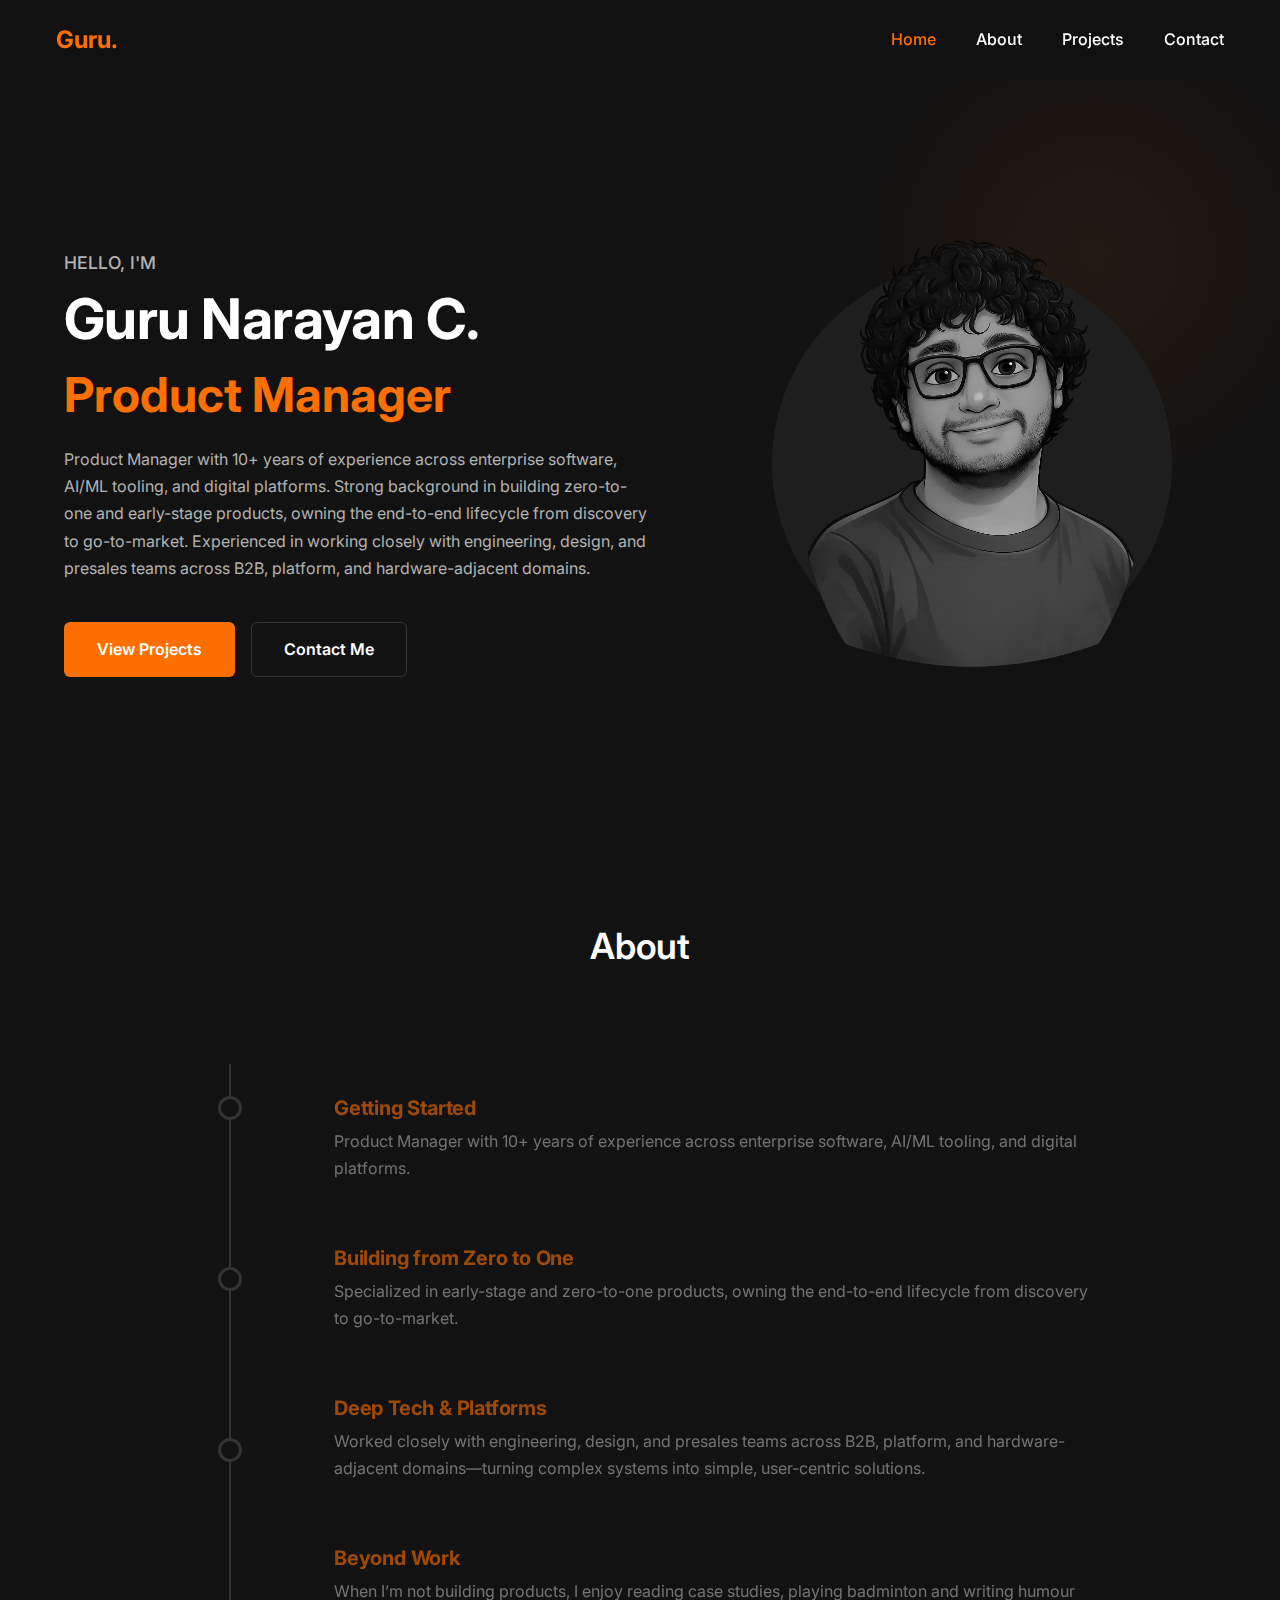
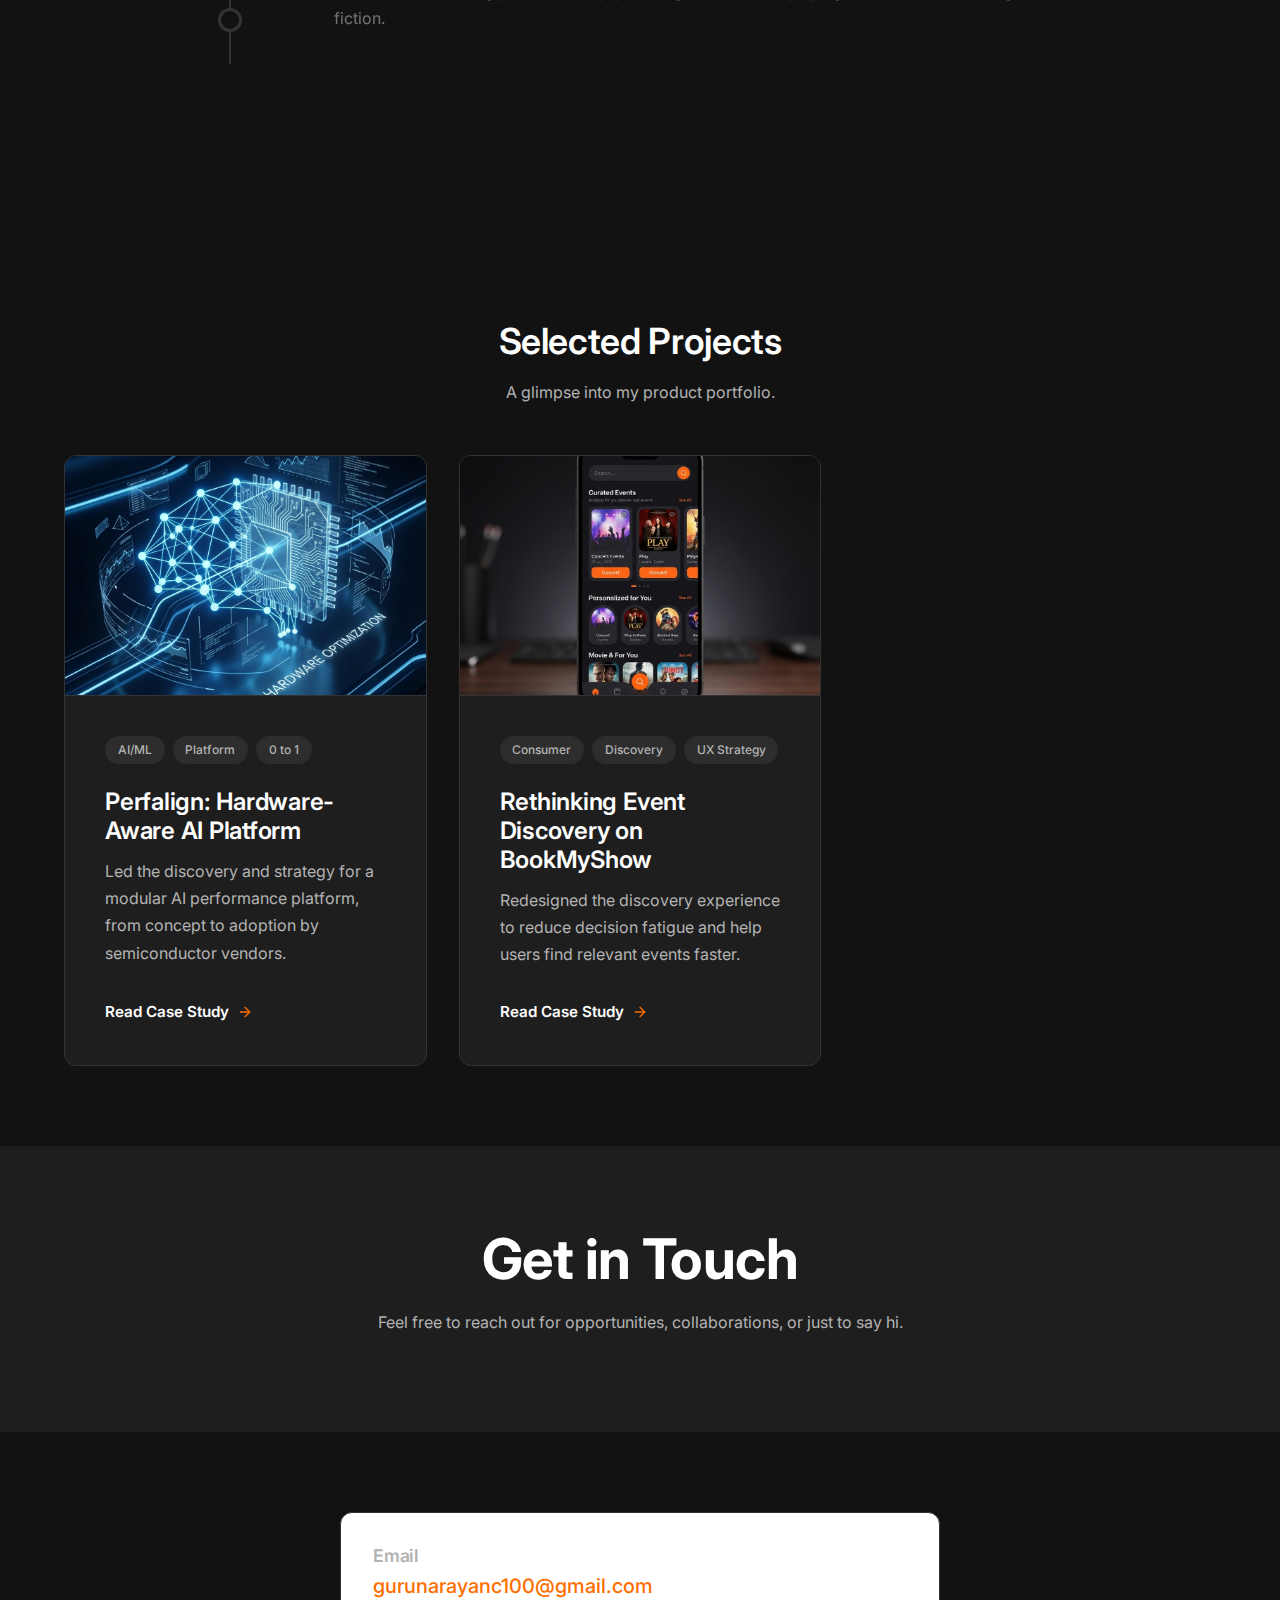
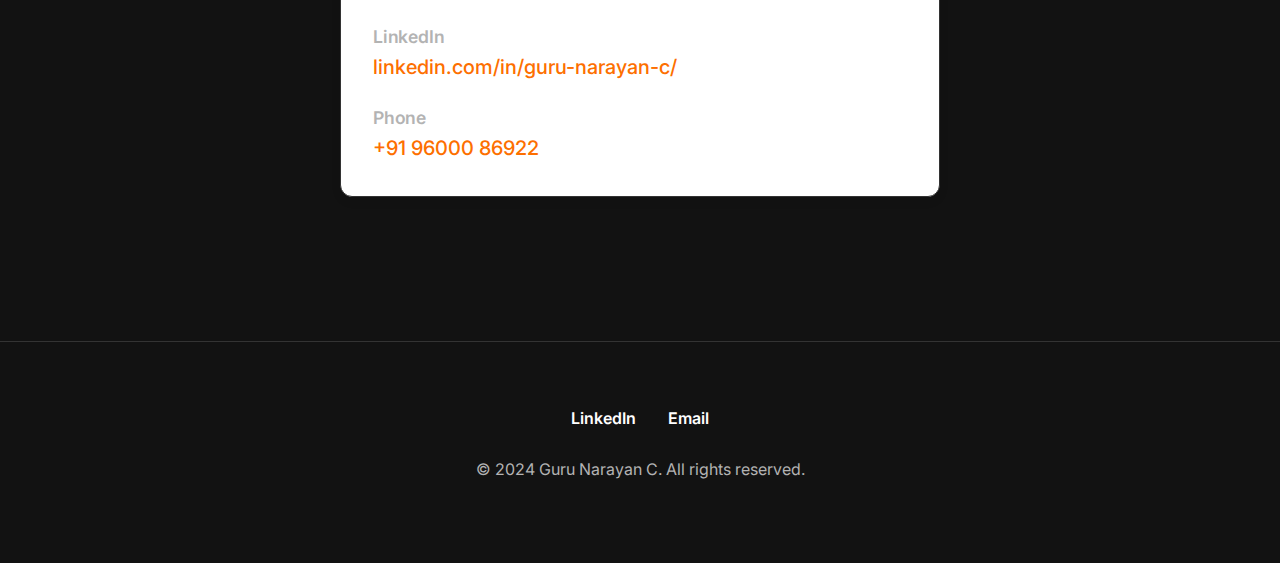
<file: index.html>
<!DOCTYPE html>
<html lang="en">

<head>
    <meta charset="UTF-8">
    <meta name="viewport" content="width=device-width, initial-scale=1.0">
    <title>Guru Narayan C | Product Manager</title>
    <meta name="description"
        content="Portfolio of Guru Narayan C, a Product Manager specializing in Product Discovery and Growth. Building products that solve real problems.">
    <link rel="stylesheet" href="assets/css/style.css">
    <link rel="preconnect" href="https://fonts.googleapis.com">
    <link rel="preconnect" href="https://fonts.gstatic.com" crossorigin>
    <link href="https://fonts.googleapis.com/css2?family=Inter:wght@400;500;600;700&display=swap" rel="stylesheet">
</head>

<body>

    <!-- Navigation -->
    <nav class="navbar">
        <div class="container navbar-container">
            <a href="#home" class="logo">Guru.</a>
            <button class="nav-toggle" id="nav-toggle" aria-label="Toggle navigation" aria-expanded="false">
                <span></span>
                <span></span>
                <span></span>
            </button>
            <ul class="nav-menu" id="nav-menu">
                <li><a href="#home" class="nav-link active">Home</a></li>
                <li><a href="#about" class="nav-link">About</a></li>
                <li><a href="#projects" class="nav-link">Projects</a></li>
                <li><a href="#contact" class="nav-link">Contact</a></li>
            </ul>
        </div>
    </nav>

    <!-- SECTION: HOME (HERO) -->
    <section id="home" class="hero">
        <div class="container">
            <div class="hero-layout">
                <!-- Text Content -->
                <div class="hero-content">
                    <p class="hero-eyebrow">HELLO, I'M</p>
                    <h1>Guru Narayan C.</h1>
                    <p class="hero-role">Product Manager</p>
                    <p>Product Manager with 10+ years of experience across enterprise software, AI/ML tooling, and
                        digital platforms. Strong background in building zero-to-one and early-stage products, owning
                        the end-to-end lifecycle from discovery to go-to-market. Experienced in working closely with
                        engineering, design, and presales teams across B2B, platform, and hardware-adjacent domains.</p>

                    <div class="hero-actions">
                        <a href="#projects" class="btn btn-primary">View Projects</a>
                        <a href="#contact" class="btn btn-secondary">Contact Me</a>
                    </div>
                </div>

                <!-- Profile Image -->
                <div class="hero-image-wrapper">
                    <img src="assets/img/profile-photo.png" alt="Profile photo of Guru Narayan C" class="hero-img">
                </div>
            </div>
        </div>
    </section>

    <!-- SECTION: ABOUT -->
    <section id="about" class="section">
        <div class="container">
            <h2 class="section-title" style="text-align: center; margin-bottom: 4rem;">About</h2>

            <div class="about-journey-container">
                <!-- Left: Timeline dots -->
                <div class="journey-timeline-wrapper">
                    <div class="journey-marker" data-step="1"></div>
                    <div class="journey-marker" data-step="2"></div>
                    <div class="journey-marker" data-step="3"></div>
                    <div class="journey-marker" data-step="4"></div>
                </div>

                <!-- Right: Content blocks -->
                <div class="journey-content-wrapper">
                    <div class="journey-step" data-step="1">
                        <h3>Getting Started</h3>
                        <p>Product Manager with 10+ years of experience across enterprise software, AI/ML tooling, and
                            digital platforms.</p>
                    </div>

                    <div class="journey-step" data-step="2">
                        <h3>Building from Zero to One</h3>
                        <p>Specialized in early-stage and zero-to-one products, owning the end-to-end lifecycle from
                            discovery to go-to-market.</p>
                    </div>

                    <div class="journey-step" data-step="3">
                        <h3>Deep Tech & Platforms</h3>
                        <p>Worked closely with engineering, design, and presales teams across B2B, platform, and
                            hardware-adjacent domains—turning complex systems into simple, user-centric solutions.</p>
                    </div>

                    <div class="journey-step" data-step="4">
                        <h3>Beyond Work</h3>
                        <p>When I’m not building products, I enjoy reading case studies, playing badminton and writing
                            humour fiction.</p>
                    </div>
                </div>
            </div>
        </div>
    </section>

    <!-- SECTION: PROJECTS LIST -->
    <section id="projects" class="section">
        <div class="container">
            <div class="project-header" style="text-align: center; margin-bottom: 3rem;">
                <h2>Selected Projects</h2>
                <p>A glimpse into my product portfolio.</p>
            </div>

            <div class="projects-grid">
                <!-- Project Card: Perfalign -->
                <article class="project-card">
                    <div class="project-image">
                        <img src="assets/img/perfalign-thumb.png" alt="Perfalign AI Performance Platform Thumbnail">
                    </div>
                    <div class="project-card-content">
                        <div class="project-tags">
                            <span class="tag">AI/ML</span>
                            <span class="tag">Platform</span>
                            <span class="tag">0 to 1</span>
                        </div>
                        <h2 class="project-title">Perfalign: Hardware-Aware AI Platform</h2>
                        <p class="project-desc">Led the discovery and strategy for a modular AI performance platform,
                            from concept to adoption by semiconductor vendors.</p>
                        <a href="projects/perfalign.html" class="project-link">
                            Read Case Study
                            <svg width="16" height="16" viewBox="0 0 24 24" fill="none" stroke="currentColor"
                                stroke-width="2" stroke-linecap="round" stroke-linejoin="round">
                                <line x1="5" y1="12" x2="19" y2="12"></line>
                                <polyline points="12 5 19 12 12 19"></polyline>
                            </svg>
                        </a>
                    </div>
                </article>

                <!-- Project Card 1 (BookMyShow) -->
                <article class="project-card">
                    <div class="project-image">
                        <img src="assets/img/bookmyshow-thumb.png" alt="BookMyShow Event Discovery Redesign Thumbnail">
                    </div>
                    <div class="project-card-content">
                        <div class="project-tags">
                            <span class="tag">Consumer</span>
                            <span class="tag">Discovery</span>
                            <span class="tag">UX Strategy</span>
                        </div>
                        <h2 class="project-title">Rethinking Event Discovery on BookMyShow</h2>
                        <p class="project-desc">Redesigned the discovery experience to reduce decision fatigue and help
                            users find relevant events faster.</p>
                        <a href="projects/project-1.html" class="project-link">
                            Read Case Study
                            <svg width="16" height="16" viewBox="0 0 24 24" fill="none" stroke="currentColor"
                                stroke-width="2" stroke-linecap="round" stroke-linejoin="round">
                                <line x1="5" y1="12" x2="19" y2="12"></line>
                                <polyline points="12 5 19 12 12 19"></polyline>
                            </svg>
                        </a>
                    </div>
                </article>
            </div>
        </div>
    </section>


    <!-- SECTION: CONTACT -->
    <section id="contact">
        <!-- Contact Header -->
        <div class="section bg-alt">
            <div class="container">
                <div style="max-width: 800px; margin: 0 auto; text-align: center;">
                    <h1>Get in Touch</h1>
                    <p>Feel free to reach out for opportunities, collaborations, or just to say hi.</p>
                </div>
            </div>
        </div>

        <!-- Contact Details -->
        <div class="section">
            <div class="container">
                <div
                    style="max-width: 600px; margin: 0 auto; background: white; padding: 2rem; border-radius: 12px; border: 1px solid var(--color-border); box-shadow: 0 4px 12px rgba(0,0,0,0.05);">

                    <div style="margin-bottom: 1.5rem;">
                        <h3 style="font-size: 1.1rem; color: var(--color-text-muted); margin-bottom: 0.25rem;">Email
                        </h3>
                        <a href="mailto:gurunarayanc100@gmail.com"
                            style="font-size: 1.25rem; font-weight: 500; color: var(--color-accent);">gurunarayanc100@gmail.com</a>
                    </div>

                    <div style="margin-bottom: 1.5rem;">
                        <h3 style="font-size: 1.1rem; color: var(--color-text-muted); margin-bottom: 0.25rem;">LinkedIn
                        </h3>
                        <a href="https://www.linkedin.com/in/guru-narayan-c/" target="_blank"
                            style="font-size: 1.25rem; font-weight: 500; color: var(--color-accent);">linkedin.com/in/guru-narayan-c/</a>
                    </div>

                    <div>
                        <h3 style="font-size: 1.1rem; color: var(--color-text-muted); margin-bottom: 0.25rem;">Phone
                        </h3>
                        <a href="tel:+919600086922"
                            style="font-size: 1.25rem; font-weight: 500; color: var(--color-accent);">+91 96000
                            86922</a>
                    </div>

                </div>
            </div>
        </div>
    </section>

    <!-- Footer -->
    <footer class="footer">
        <div class="container">
            <div class="social-links">
                <a href="https://www.linkedin.com/in/guru-narayan-c/" target="_blank" aria-label="LinkedIn">LinkedIn</a>
                <a href="mailto:gurunarayanc100@gmail.com" aria-label="Email">Email</a>
            </div>
            <p>&copy; 2024 Guru Narayan C. All rights reserved.</p>
        </div>
    </footer>

    <script src="assets/js/main.js"></script>
</body>

</html>
</file>
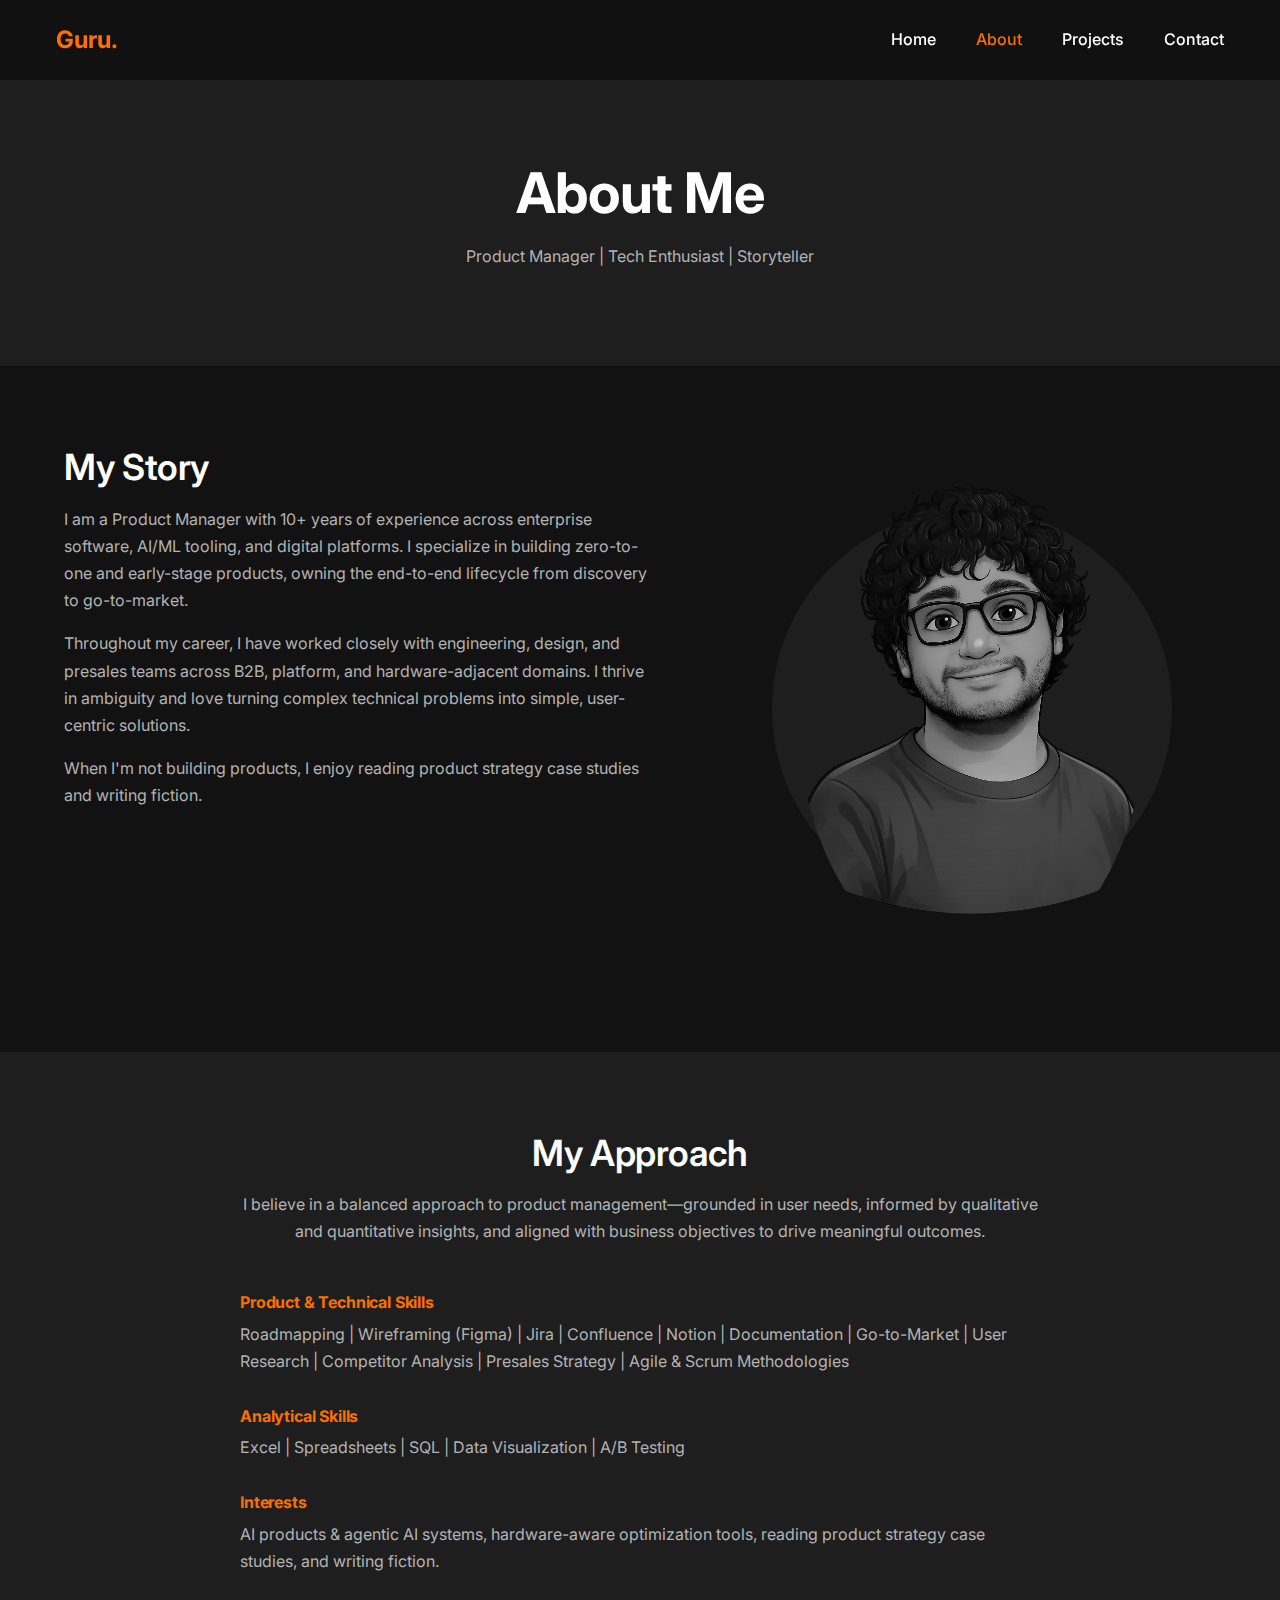
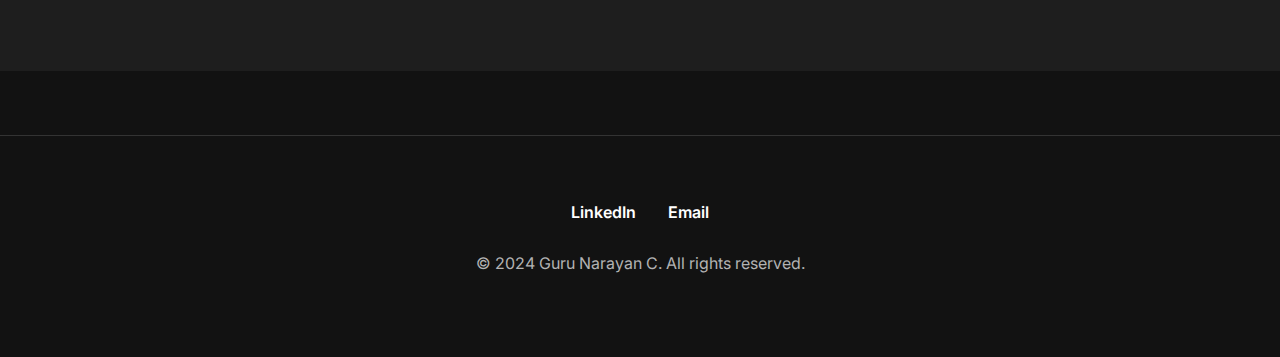
<file: about.html>
<!DOCTYPE html>
<html lang="en">

<head>
    <meta charset="UTF-8">
    <meta name="viewport" content="width=device-width, initial-scale=1.0">
    <title>About Me | Guru Narayan C</title>
    <meta name="description" content="About Guru Narayan C, Product Manager. My approach, skills, and background.">
    <link rel="stylesheet" href="assets/css/style.css">
    <link rel="preconnect" href="https://fonts.googleapis.com">
    <link rel="preconnect" href="https://fonts.gstatic.com" crossorigin>
    <link href="https://fonts.googleapis.com/css2?family=Inter:wght@400;500;600;700&display=swap" rel="stylesheet">
</head>

<body>

    <!-- Navigation -->
    <nav class="navbar">
        <div class="container navbar-container">
            <a href="index.html" class="logo">Guru.</a>
            <button class="nav-toggle" id="nav-toggle" aria-label="Toggle navigation" aria-expanded="false">
                <span></span>
                <span></span>
                <span></span>
            </button>
            <ul class="nav-menu" id="nav-menu">
                <li><a href="index.html" class="nav-link">Home</a></li>
                <li><a href="about.html" class="nav-link active">About</a></li>
                <li><a href="projects.html" class="nav-link">Projects</a></li>
                <li><a href="contact.html" class="nav-link">Contact</a></li>
            </ul>
        </div>
    </nav>

    <!-- Header Section -->
    <section class="section bg-alt">
        <div class="container">
            <div style="max-width: 800px; margin: 0 auto; text-align: center;">
                <h1>About Me</h1>
                <p>Product Manager | Tech Enthusiast | Storyteller</p>
            </div>
        </div>
    </section>

    <!-- Bio Section -->
    <section class="section">
        <div class="container">
            <div class="hero-layout" style="align-items: flex-start;">
                <!-- Text Content -->
                <div class="hero-content">
                    <h2>My Story</h2>
                    <p>I am a Product Manager with 10+ years of experience across enterprise software, AI/ML tooling,
                        and digital platforms. I specialize in building zero-to-one and early-stage products, owning the
                        end-to-end lifecycle from discovery to go-to-market.</p>
                    <p>Throughout my career, I have worked closely with engineering, design, and presales teams across
                        B2B, platform, and hardware-adjacent domains. I thrive in ambiguity and love turning complex
                        technical problems into simple, user-centric solutions.</p>
                    <p>When I'm not building products, I enjoy reading product strategy case studies and writing
                        fiction.</p>
                </div>

                <!-- Profile Image -->
                <div class="hero-image-wrapper">
                    <img src="assets/img/profile-photo.png" alt="Profile photo of Guru Narayan C" class="hero-img">
                </div>
            </div>
        </div>
    </section>

    <!-- Approach & Skills Section (Migrated) -->
    <section class="section bg-alt">
        <div class="container">
            <div style="max-width: 800px; margin: 0 auto;">
                <h2 style="text-align: center;">My Approach</h2>
                <p style="text-align: center;">I believe in a balanced approach to product management—grounded in user
                    needs, informed by qualitative and quantitative insights, and aligned with business objectives to
                    drive meaningful outcomes.</p>

                <div style="margin-top: 3rem; text-align: left;">
                    <div style="margin-bottom: 2rem;">
                        <h4 style="margin-bottom: 0.5rem; color: var(--color-accent);">Product & Technical Skills</h4>
                        <p>Roadmapping | Wireframing (Figma) | Jira | Confluence | Notion | Documentation | Go-to-Market
                            | User Research | Competitor Analysis | Presales Strategy | Agile & Scrum Methodologies</p>
                    </div>

                    <div style="margin-bottom: 2rem;">
                        <h4 style="margin-bottom: 0.5rem; color: var(--color-accent);">Analytical Skills</h4>
                        <p>Excel | Spreadsheets | SQL | Data Visualization | A/B Testing</p>
                    </div>

                    <div>
                        <h4 style="margin-bottom: 0.5rem; color: var(--color-accent);">Interests</h4>
                        <p>AI products & agentic AI systems, hardware-aware optimization tools, reading product strategy
                            case studies, and writing fiction.</p>
                    </div>
                </div>
            </div>
        </div>
    </section>

    <!-- Footer -->
    <footer class="footer">
        <div class="container">
            <div class="social-links">
                <a href="https://www.linkedin.com/in/guru-narayan-c/" target="_blank" aria-label="LinkedIn">LinkedIn</a>
                <a href="mailto:gurunarayanc100@gmail.com" aria-label="Email">Email</a>
            </div>
            <p>&copy; 2024 Guru Narayan C. All rights reserved.</p>
        </div>
    </footer>

    <script src="assets/js/main.js"></script>
</body>

</html>
</file>
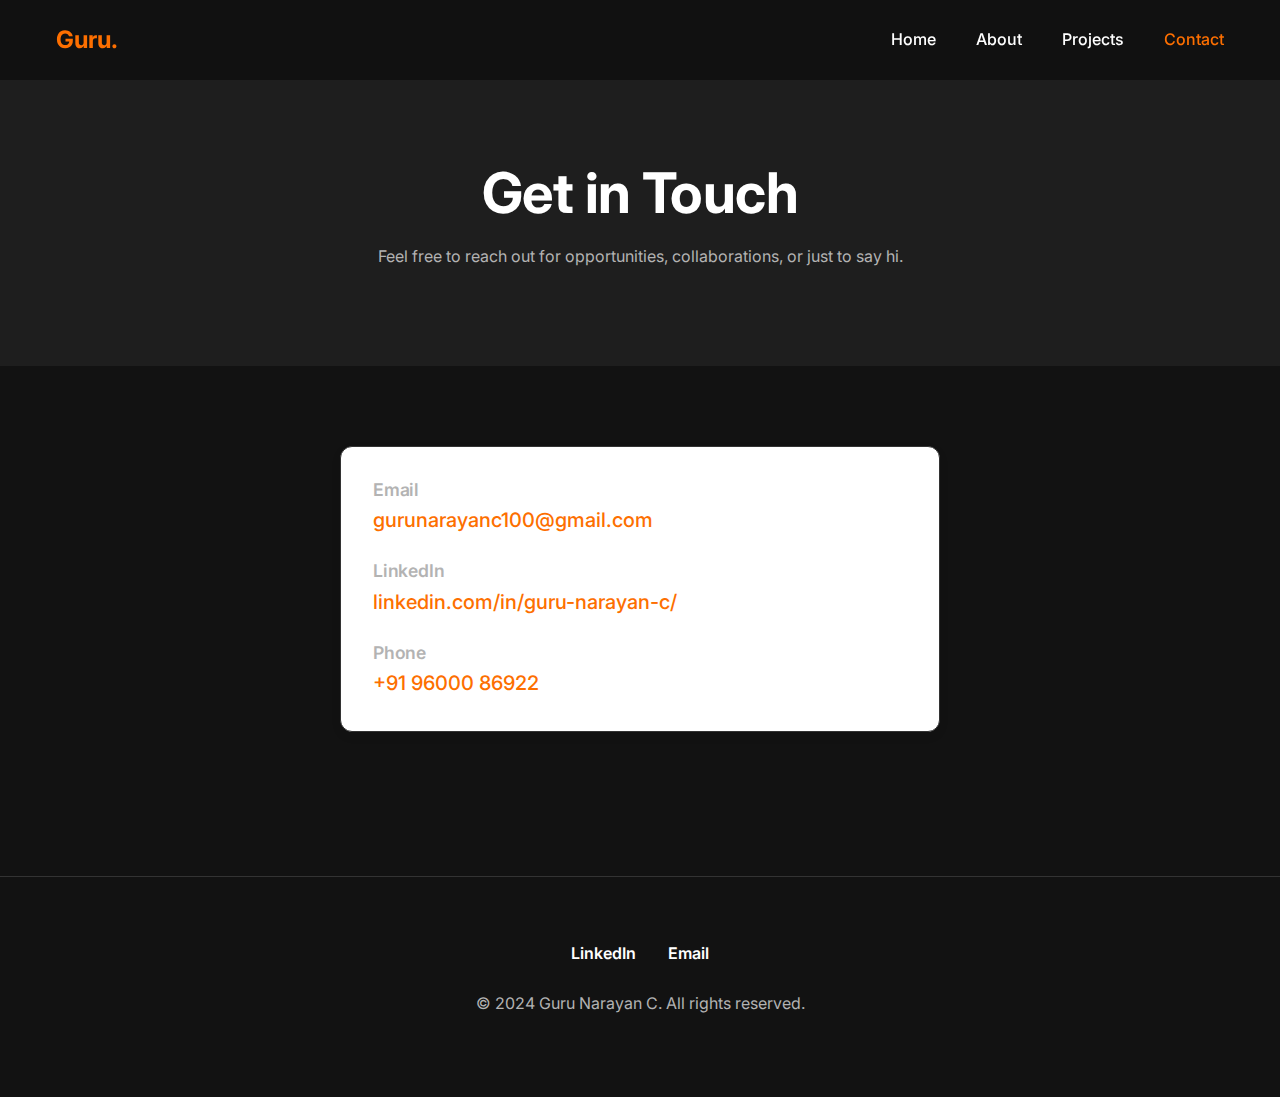
<file: contact.html>
<!DOCTYPE html>
<html lang="en">

<head>
    <meta charset="UTF-8">
    <meta name="viewport" content="width=device-width, initial-scale=1.0">
    <title>Contact | Guru Narayan C</title>
    <meta name="description" content="Contact Guru Narayan C, Product Manager.">
    <link rel="stylesheet" href="assets/css/style.css">
    <link rel="preconnect" href="https://fonts.googleapis.com">
    <link rel="preconnect" href="https://fonts.gstatic.com" crossorigin>
    <link href="https://fonts.googleapis.com/css2?family=Inter:wght@400;500;600;700&display=swap" rel="stylesheet">
</head>

<body>

    <!-- Navigation -->
    <nav class="navbar">
        <div class="container navbar-container">
            <a href="index.html" class="logo">Guru.</a>
            <button class="nav-toggle" id="nav-toggle" aria-label="Toggle navigation" aria-expanded="false">
                <span></span>
                <span></span>
                <span></span>
            </button>
            <ul class="nav-menu" id="nav-menu">
                <li><a href="index.html" class="nav-link">Home</a></li>
                <li><a href="about.html" class="nav-link">About</a></li>
                <li><a href="projects.html" class="nav-link">Projects</a></li>
                <li><a href="contact.html" class="nav-link active">Contact</a></li>
            </ul>
        </div>
    </nav>

    <!-- Header Section -->
    <section class="section bg-alt">
        <div class="container">
            <div style="max-width: 800px; margin: 0 auto; text-align: center;">
                <h1>Get in Touch</h1>
                <p>Feel free to reach out for opportunities, collaborations, or just to say hi.</p>
            </div>
        </div>
    </section>

    <!-- Contact Details -->
    <section class="section">
        <div class="container">
            <div
                style="max-width: 600px; margin: 0 auto; background: white; padding: 2rem; border-radius: 12px; border: 1px solid var(--color-border); box-shadow: 0 4px 12px rgba(0,0,0,0.05);">

                <div style="margin-bottom: 1.5rem;">
                    <h3 style="font-size: 1.1rem; color: var(--color-text-muted); margin-bottom: 0.25rem;">Email</h3>
                    <a href="mailto:gurunarayanc100@gmail.com"
                        style="font-size: 1.25rem; font-weight: 500; color: var(--color-accent);">gurunarayanc100@gmail.com</a>
                </div>

                <div style="margin-bottom: 1.5rem;">
                    <h3 style="font-size: 1.1rem; color: var(--color-text-muted); margin-bottom: 0.25rem;">LinkedIn</h3>
                    <a href="https://www.linkedin.com/in/guru-narayan-c/" target="_blank"
                        style="font-size: 1.25rem; font-weight: 500; color: var(--color-accent);">linkedin.com/in/guru-narayan-c/</a>
                </div>

                <div>
                    <h3 style="font-size: 1.1rem; color: var(--color-text-muted); margin-bottom: 0.25rem;">Phone</h3>
                    <a href="tel:+919600086922"
                        style="font-size: 1.25rem; font-weight: 500; color: var(--color-accent);">+91 96000 86922</a>
                </div>

            </div>
        </div>
    </section>

    <!-- Footer -->
    <footer class="footer">
        <div class="container">
            <div class="social-links">
                <a href="https://www.linkedin.com/in/guru-narayan-c/" target="_blank" aria-label="LinkedIn">LinkedIn</a>
                <a href="mailto:gurunarayanc100@gmail.com" aria-label="Email">Email</a>
            </div>
            <p>&copy; 2024 Guru Narayan C. All rights reserved.</p>
        </div>
    </footer>

    <script src="assets/js/main.js"></script>
</body>

</html>
</file>
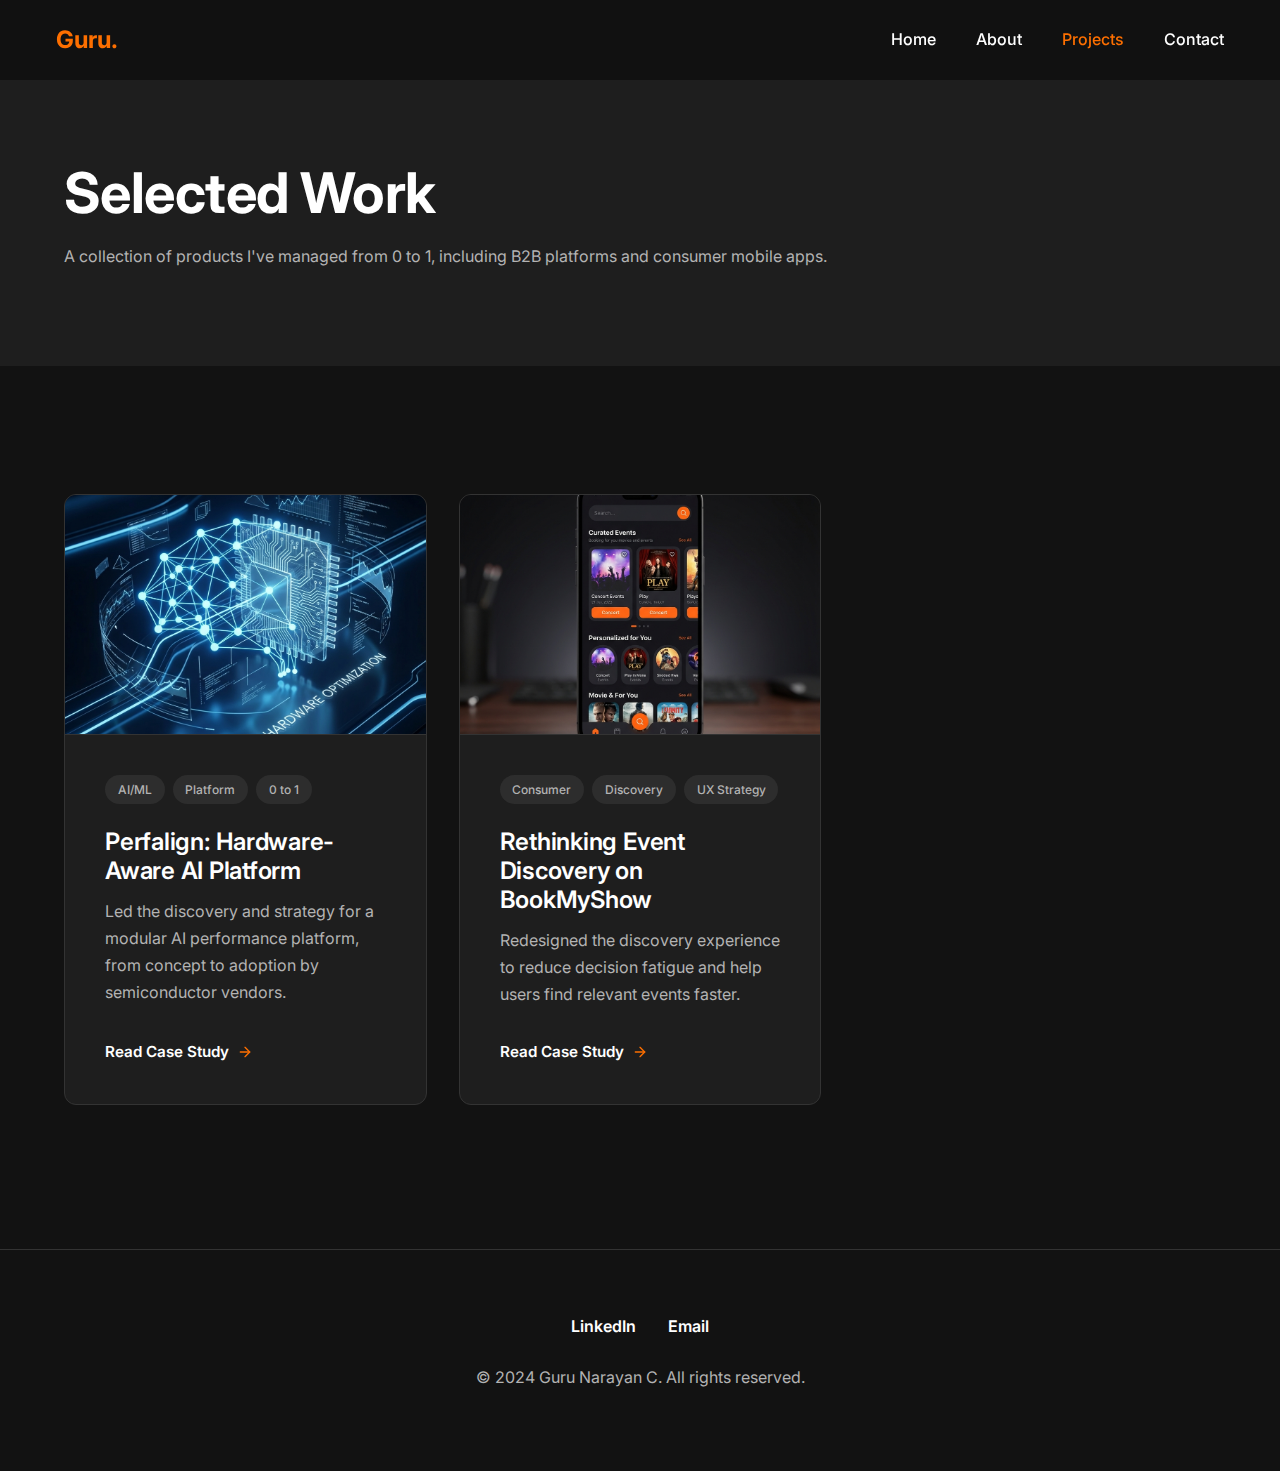
<file: projects.html>
<!DOCTYPE html>
<html lang="en">

<head>
    <meta charset="UTF-8">
    <meta name="viewport" content="width=device-width, initial-scale=1.0">
    <title>Projects | Product Manager Portfolio</title>
    <meta name="description" content="Case studies and product work by Guru Narayan C, Product Manager.">
    <link rel="stylesheet" href="assets/css/style.css">
    <link rel="preconnect" href="https://fonts.googleapis.com">
    <link rel="preconnect" href="https://fonts.gstatic.com" crossorigin>
    <link href="https://fonts.googleapis.com/css2?family=Inter:wght@400;500;600;700&display=swap" rel="stylesheet">
</head>

<body>

    <!-- Navigation -->
    <nav class="navbar">
        <div class="container navbar-container">
            <a href="index.html" class="logo">Guru.</a>
            <button class="nav-toggle" id="nav-toggle" aria-label="Toggle navigation" aria-expanded="false">
                <span></span>
                <span></span>
                <span></span>
            </button>
            <ul class="nav-menu" id="nav-menu">
                <li><a href="index.html" class="nav-link">Home</a></li>
                <li><a href="about.html" class="nav-link">About</a></li>
                <li><a href="projects.html" class="nav-link active">Projects</a></li>
                <li><a href="contact.html" class="nav-link">Contact</a></li>
            </ul>
        </div>
    </nav>

    <!-- Header Section -->
    <section class="section bg-alt">
        <div class="container">
            <div class="project-header" style="text-align: left; margin: 0;">
                <h1>Selected Work</h1>
                <p>A collection of products I've managed from 0 to 1, including B2B platforms and consumer mobile apps.
                </p>
            </div>
        </div>
    </section>

    <!-- Projects Grid Section -->
    <section class="section">
        <div class="container">
            <div class="projects-grid">

                <!-- Project Card: Perfalign -->
                <article class="project-card">
                    <div class="project-image">
                        <img src="assets/img/perfalign-thumb.png" alt="Perfalign AI Performance Platform Thumbnail">
                    </div>
                    <div class="project-card-content">
                        <div class="project-tags">
                            <span class="tag">AI/ML</span>
                            <span class="tag">Platform</span>
                            <span class="tag">0 to 1</span>
                        </div>
                        <h2 class="project-title">Perfalign: Hardware-Aware AI Platform</h2>
                        <p class="project-desc">Led the discovery and strategy for a modular AI performance platform,
                            from concept to adoption by semiconductor vendors.</p>
                        <a href="projects/perfalign.html" class="project-link">
                            Read Case Study
                            <svg width="16" height="16" viewBox="0 0 24 24" fill="none" stroke="currentColor"
                                stroke-width="2" stroke-linecap="round" stroke-linejoin="round">
                                <line x1="5" y1="12" x2="19" y2="12"></line>
                                <polyline points="12 5 19 12 12 19"></polyline>
                            </svg>
                        </a>
                    </div>
                </article>

                <!-- Project Card 1 (BookMyShow) -->
                <article class="project-card">
                    <div class="project-image">
                        <img src="assets/img/bookmyshow-thumb.png" alt="BookMyShow Event Discovery Redesign Thumbnail">
                    </div>
                    <div class="project-card-content">
                        <div class="project-tags">
                            <span class="tag">Consumer</span>
                            <span class="tag">Discovery</span>
                            <span class="tag">UX Strategy</span>
                        </div>
                        <h2 class="project-title">Rethinking Event Discovery on BookMyShow</h2>
                        <p class="project-desc">Redesigned the discovery experience to reduce decision fatigue and help
                            users find relevant events faster.</p>
                        <a href="projects/project-1.html" class="project-link">
                            Read Case Study
                            <svg width="16" height="16" viewBox="0 0 24 24" fill="none" stroke="currentColor"
                                stroke-width="2" stroke-linecap="round" stroke-linejoin="round">
                                <line x1="5" y1="12" x2="19" y2="12"></line>
                                <polyline points="12 5 19 12 12 19"></polyline>
                            </svg>
                        </a>
                    </div>
                </article>

            </div>
        </div>
    </section>

    <!-- Footer -->
    <footer class="footer">
        <div class="container">
            <div class="social-links">
                <a href="https://www.linkedin.com/in/guru-narayan-c/" target="_blank" aria-label="LinkedIn">LinkedIn</a>
                <a href="mailto:gurunarayanc100@gmail.com" aria-label="Email">Email</a>
            </div>
            <p>&copy; 2024 Guru Narayan C. All rights reserved.</p>
        </div>
    </footer>

    <script src="assets/js/main.js"></script>
</body>

</html>
</file>
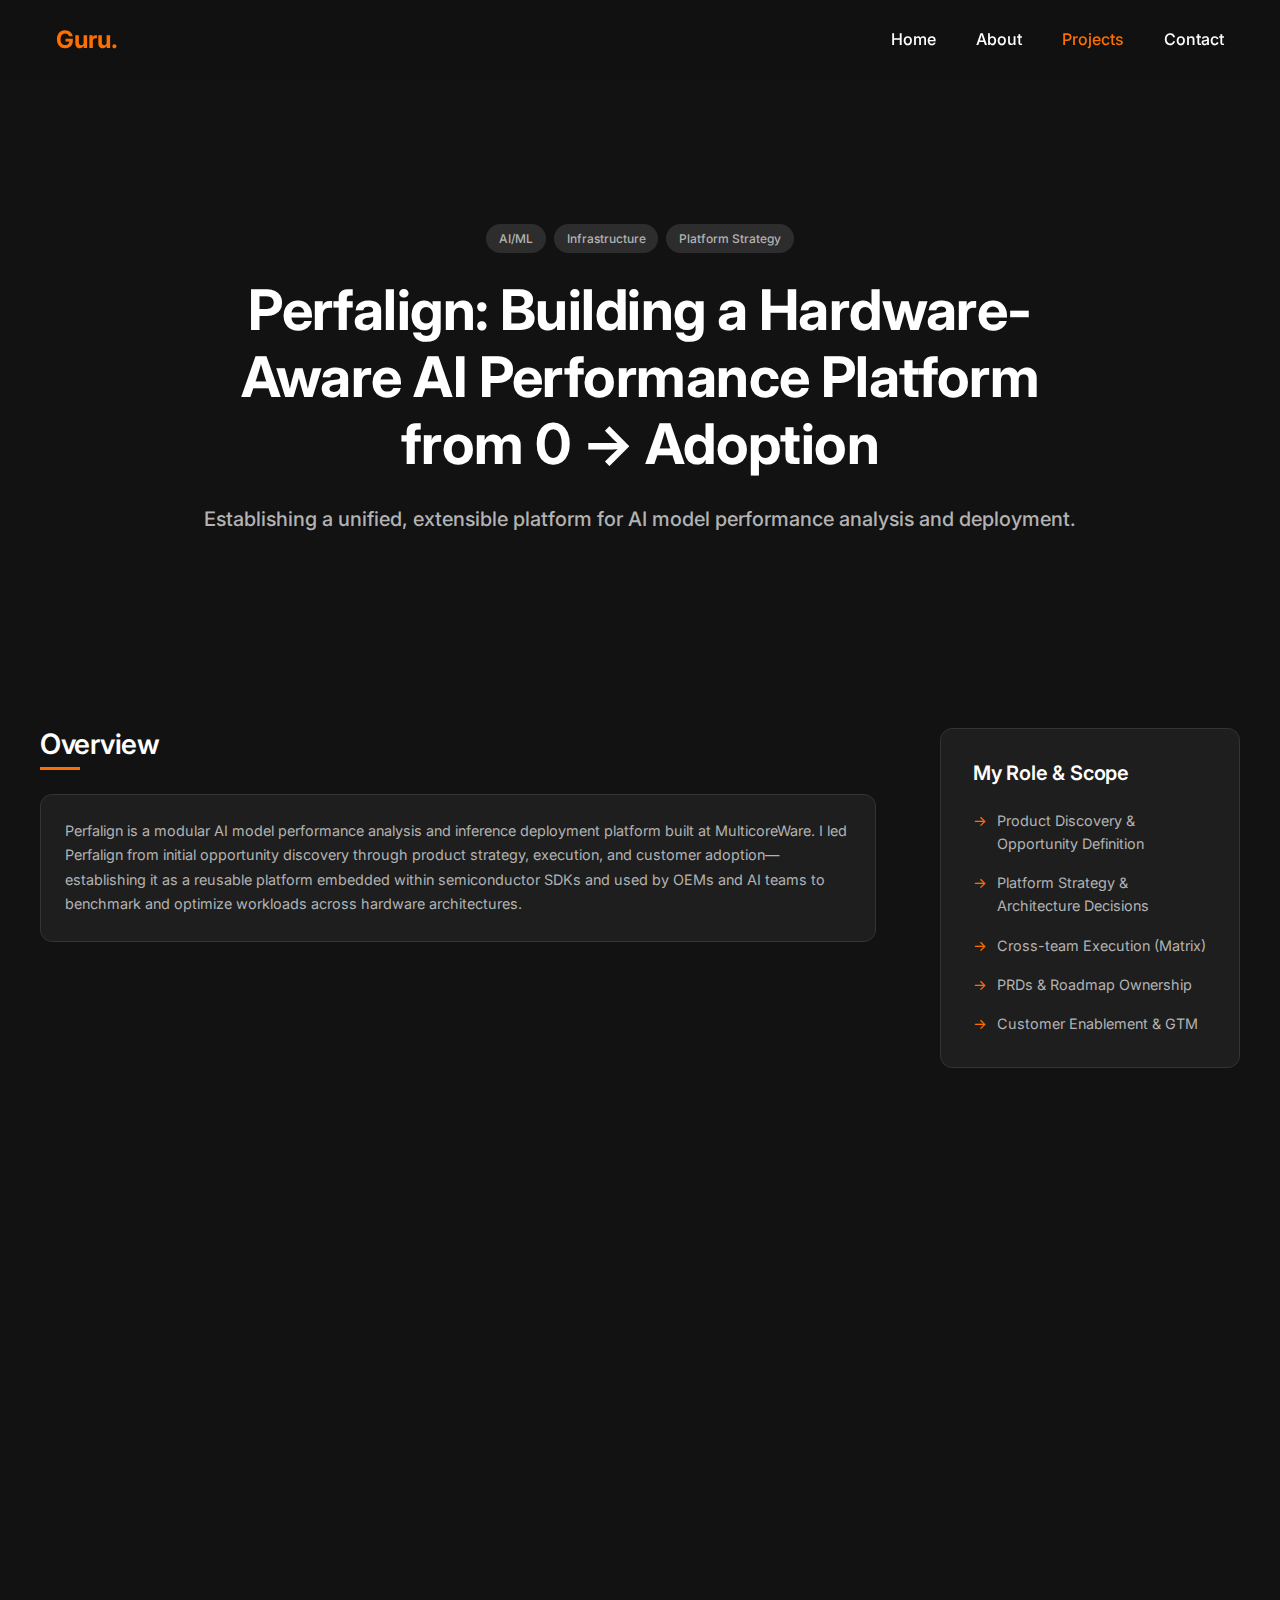
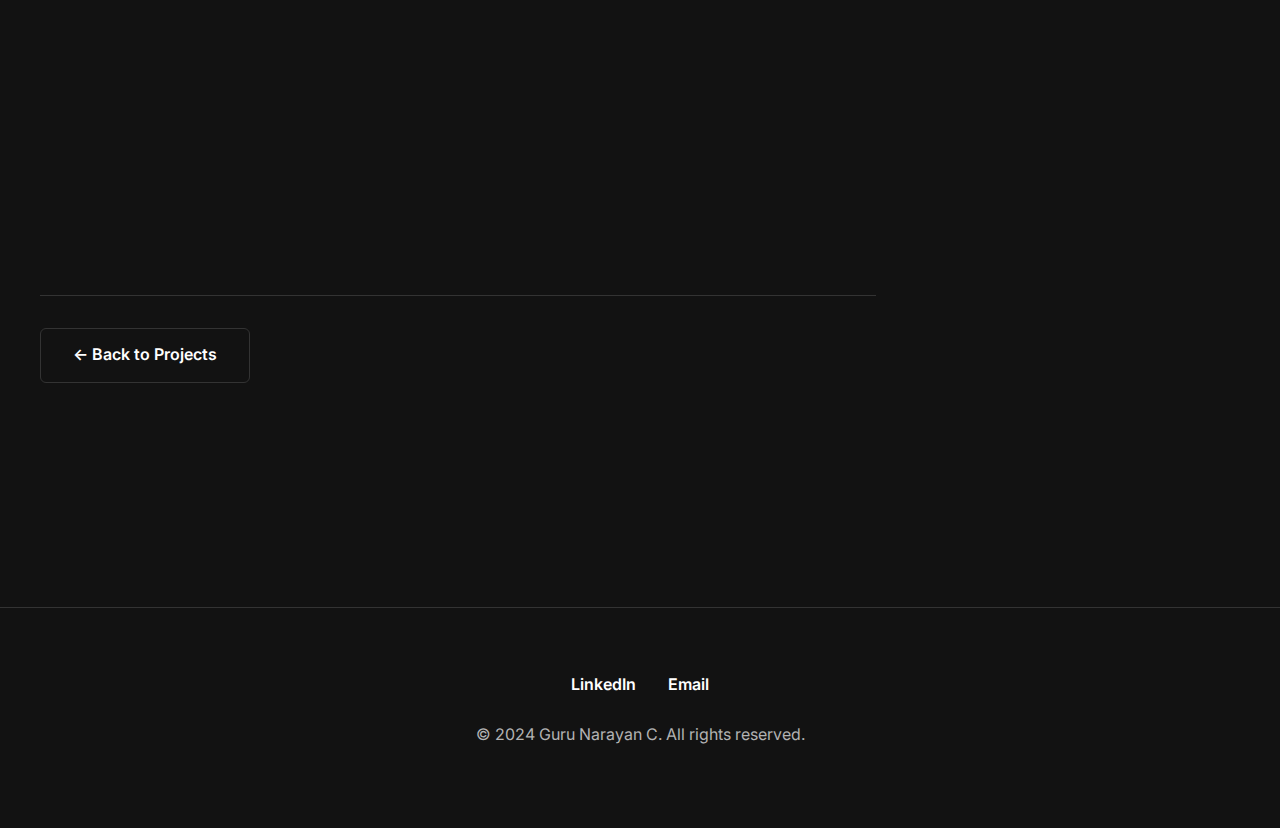
<file: projects/perfalign.html>
<!DOCTYPE html>
<html lang="en">

<head>
    <meta charset="UTF-8">
    <meta name="viewport" content="width=device-width, initial-scale=1.0">
    <title>Perfalign | Hardware-Aware AI Platform Case Study</title>
    <meta name="description"
        content="Case study: Building a hardware-aware AI performance platform from 0 to adoption.">
    <link rel="stylesheet" href="../assets/css/style.css">
    <link rel="preconnect" href="https://fonts.googleapis.com">
    <link rel="preconnect" href="https://fonts.gstatic.com" crossorigin>
    <link href="https://fonts.googleapis.com/css2?family=Inter:wght@400;500;600;700&display=swap" rel="stylesheet">
</head>

<body>

    <!-- Navigation -->
    <nav class="navbar">
        <div class="container navbar-container">
            <a href="../index.html#home" class="logo">Guru.</a>
            <button class="nav-toggle" id="nav-toggle" aria-label="Toggle navigation">
                <span></span>
                <span></span>
                <span></span>
            </button>
            <ul class="nav-menu" id="nav-menu">
                <li><a href="../index.html#home" class="nav-link">Home</a></li>
                <li><a href="../index.html#about" class="nav-link">About</a></li>
                <li><a href="../index.html#projects" class="nav-link active">Projects</a></li>
                <li><a href="../index.html#contact" class="nav-link">Contact</a></li>
            </ul>
        </div>
    </nav>

    <!-- Project Header -->
    <section class="section">
        <div class="container project-header" data-aos>
            <div class="project-tags" style="justify-content: center; margin-bottom: 1.5rem;">
                <span class="tag">AI/ML</span>
                <span class="tag">Infrastructure</span>
                <span class="tag">Platform Strategy</span>
            </div>
            <h1 class="case-study-hero-headline">Perfalign: Building a Hardware-Aware AI Performance Platform from 0 →
                Adoption</h1>
            <p class="case-study-hero-subtext">Establishing a unified, extensible platform for AI model performance
                analysis and deployment.</p>
        </div>
    </section>

    <!-- Case Study Content -->
    <section class="section">
        <div class="case-study-container">
            <!-- Main Content Column -->
            <div class="case-study-main">

                <!-- Overview -->
                <div class="cs-section" data-aos>
                    <h3 class="cs-section-title">Overview</h3>
                    <div class="cs-card">
                        <p>Perfalign is a modular AI model performance analysis and inference deployment platform built
                            at MulticoreWare. I led Perfalign from initial opportunity discovery through product
                            strategy, execution, and customer adoption—establishing it as a reusable platform embedded
                            within semiconductor SDKs and used by OEMs and AI teams to benchmark and optimize workloads
                            across hardware architectures.</p>
                    </div>
                </div>

                <!-- Context -->
                <div class="cs-section" data-aos>
                    <h3 class="cs-section-title">Context</h3>
                    <div class="grid-2">
                        <div class="cs-card">
                            <h4>Organization Model</h4>
                            <p>MulticoreWare operated in a matrix structure: Technology Units for engineering and
                                Business Units for customer/BD. No dedicated product ops or marketing meant Perfalign
                                had to be built end-to-end by aligning teams without direct authority.</p>
                        </div>
                        <div class="cs-card">
                            <h4>The Mandate</h4>
                            <p>As the first Product Manager, my goal was to establish product thinking and build
                                reusable products for both customers and internal engineering teams.</p>
                        </div>
                    </div>
                </div>

                <!-- Problem Discovery -->
                <div class="cs-section" data-aos>
                    <h3 class="cs-section-title">Problem Discovery</h3>
                    <div class="cs-card" style="margin-bottom: 1.5rem;">
                        <p>I began with extensive discovery involving interviews and surveys with <strong>~300 internal
                                developers</strong> and <strong>~100 external partners</strong>. This surfaced three
                            systemic problems:</p>
                    </div>
                    <div class="grid-3">
                        <div class="cs-card">
                            <h4>Visualization Gap</h4>
                            <p>Model visualization tools did not scale to modern LLMs and transformer architectures.</p>
                        </div>
                        <div class="cs-card">
                            <h4>Fragmented Tools</h4>
                            <p>Hardware-specific tools were fragmented, inconsistent, or vendor-locked.</p>
                        </div>
                        <div class="cs-card">
                            <h4>Manual Workflows</h4>
                            <p>Optimization and profiling were manual, spread across multiple tools, and hard to reason
                                about end-to-end.</p>
                        </div>
                    </div>
                </div>

                <!-- Strategy & Decisions -->
                <div class="cs-section" data-aos>
                    <h3 class="cs-section-title">Strategy & Key Decisions</h3>
                    <div class="cs-card" style="margin-bottom: 1.5rem; background: rgba(253, 111, 0, 0.05);">
                        <p>The opportunity was not another point tool—but a unified, extensible platform that could
                            adapt as models and hardware evolved.</p>
                    </div>
                    <div class="grid-2">
                        <div class="cs-card">
                            <h4>Modular Architecture</h4>
                            <p>Intentionally separated core orchestration, hardware-specific extensions, and analysis
                                workflows.</p>
                        </div>
                        <div class="cs-card">
                            <h4>Build-vs-Adopt</h4>
                            <p>Integrated Google’s Model Explorer (Apache-licensed) rather than duplicating work,
                                focusing investment on durable differentiation.</p>
                        </div>
                    </div>
                </div>

                <!-- Execution & Operating Model -->
                <div class="cs-section" data-aos>
                    <h3 class="cs-section-title">Execution & Operating Model</h3>
                    <div class="grid-2">
                        <div class="cs-card">
                            <h4>Clarity & Ownership</h4>
                            <p>Established a customized product lifecycle and RASCI model. Authored clear PRDs for each
                                module.</p>
                        </div>
                        <div class="cs-card">
                            <h4>Multi-Layered Roadmaps</h4>
                            <p>Tailored roadmaps for executives (strategy), GTM teams (sales), and engineering
                                (modules).</p>
                        </div>
                    </div>
                    <div class="cs-card" style="margin-top: 1.5rem;">
                        <h4>Execution Cadence</h4>
                        <ul style="margin: 0; padding-left: 1.5rem; font-size: 0.9rem; color: var(--color-text-muted);">
                            <li>Daily scrums and sprint rituals with developers</li>
                            <li>Weekly automated status updates to executives</li>
                            <li>Monthly exec-level product updates</li>
                        </ul>
                    </div>
                </div>

                <!-- Outcomes & Impact -->
                <div class="cs-section" data-aos>
                    <h3 class="cs-section-title">Success Metrics & Impact</h3>
                    <div class="metrics-list">
                        <div class="metric-row">
                            <div class="metric-info">
                                <h4>Commercial Adoption</h4>
                                <p>Progressed from concept to active integration in multiple semiconductor SDKs</p>
                            </div>
                            <div class="metric-stat">
                                <span class="stat-trend trend-up">↑ High</span>
                            </div>
                        </div>
                        <div class="metric-row">
                            <div class="metric-info">
                                <h4>Lead Generation</h4>
                                <p>4-week GTM campaign results</p>
                            </div>
                            <div class="metric-stat">
                                <span class="stat-trend">50+ Leads</span>
                            </div>
                        </div>
                        <div class="metric-row">
                            <div class="metric-info">
                                <h4>Internal Efficiency</h4>
                                <p>Measurable productivity gains for internal AI teams</p>
                            </div>
                            <div class="metric-stat">
                                <span class="stat-trend trend-up">↑ Higher</span>
                            </div>
                        </div>
                    </div>
                </div>

                <!-- Outcome Bullet Points -->
                <div class="cs-section" data-aos>
                    <h3 class="cs-section-title">Key Learnings</h3>
                    <div class="cs-card">
                        <ul style="margin: 0; padding-left: 1.5rem;">
                            <li style="color: var(--color-text-muted); margin-bottom: 0.75rem;"><strong>Matrix
                                    Alignment:</strong> Influencing without authority requires hyper-transparency and
                                structured rituals.</li>
                            <li style="color: var(--color-text-muted); margin-bottom: 0.75rem;"><strong>Strategic
                                    Adoption:</strong> Leveraging open-source for non-core features accelerates GTM.
                            </li>
                            <li style="color: var(--color-text-muted);"><strong>Persona Diversity:</strong> A platform
                                must serve semiconductor vendors, OEMs, and developers equally.</li>
                        </ul>
                    </div>
                </div>

                <div style="margin-top: 2rem; padding-top: 2rem; border-top: 1px solid var(--color-border);">
                    <a href="../index.html#projects" class="btn btn-secondary">&larr; Back to Projects</a>
                </div>

            </div>

            <!-- Sidebar -->
            <aside class="case-study-sidebar">
                <div class="sidebar-box">
                    <h3>My Role & Scope</h3>
                    <ul class="sidebar-list">
                        <li>Product Discovery & Opportunity Definition</li>
                        <li>Platform Strategy & Architecture Decisions</li>
                        <li>Cross-team Execution (Matrix)</li>
                        <li>PRDs & Roadmap Ownership</li>
                        <li>Customer Enablement & GTM</li>
                    </ul>
                </div>
            </aside>
        </div>
    </section>

    <!-- Footer -->
    <footer class="footer">
        <div class="container">
            <div class="social-links">
                <a href="https://www.linkedin.com/in/guru-narayan-c/" target="_blank">LinkedIn</a>
                <a href="mailto:gurunarayanc100@gmail.com">Email</a>
            </div>
            <p>&copy; 2024 Guru Narayan C. All rights reserved.</p>
        </div>
    </footer>

    <script src="../assets/js/main.js"></script>
</body>

</html>
</file>
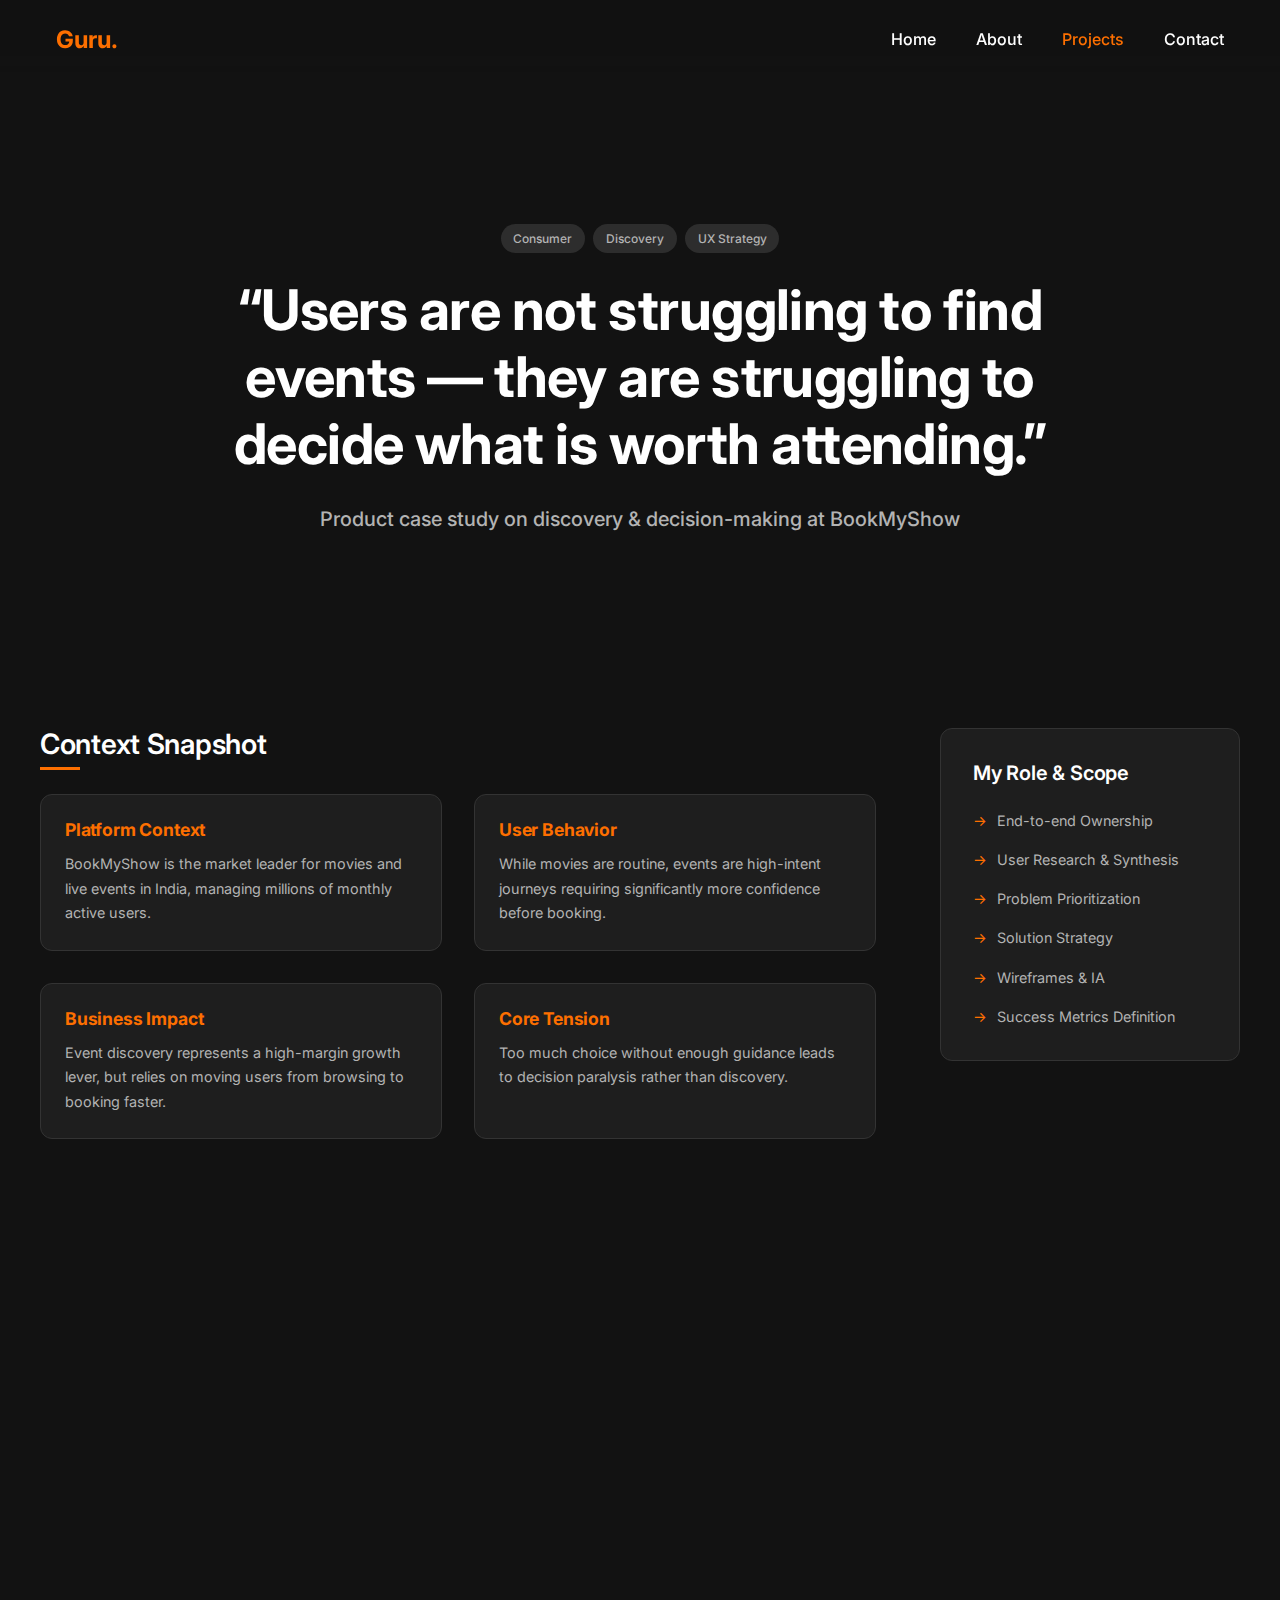
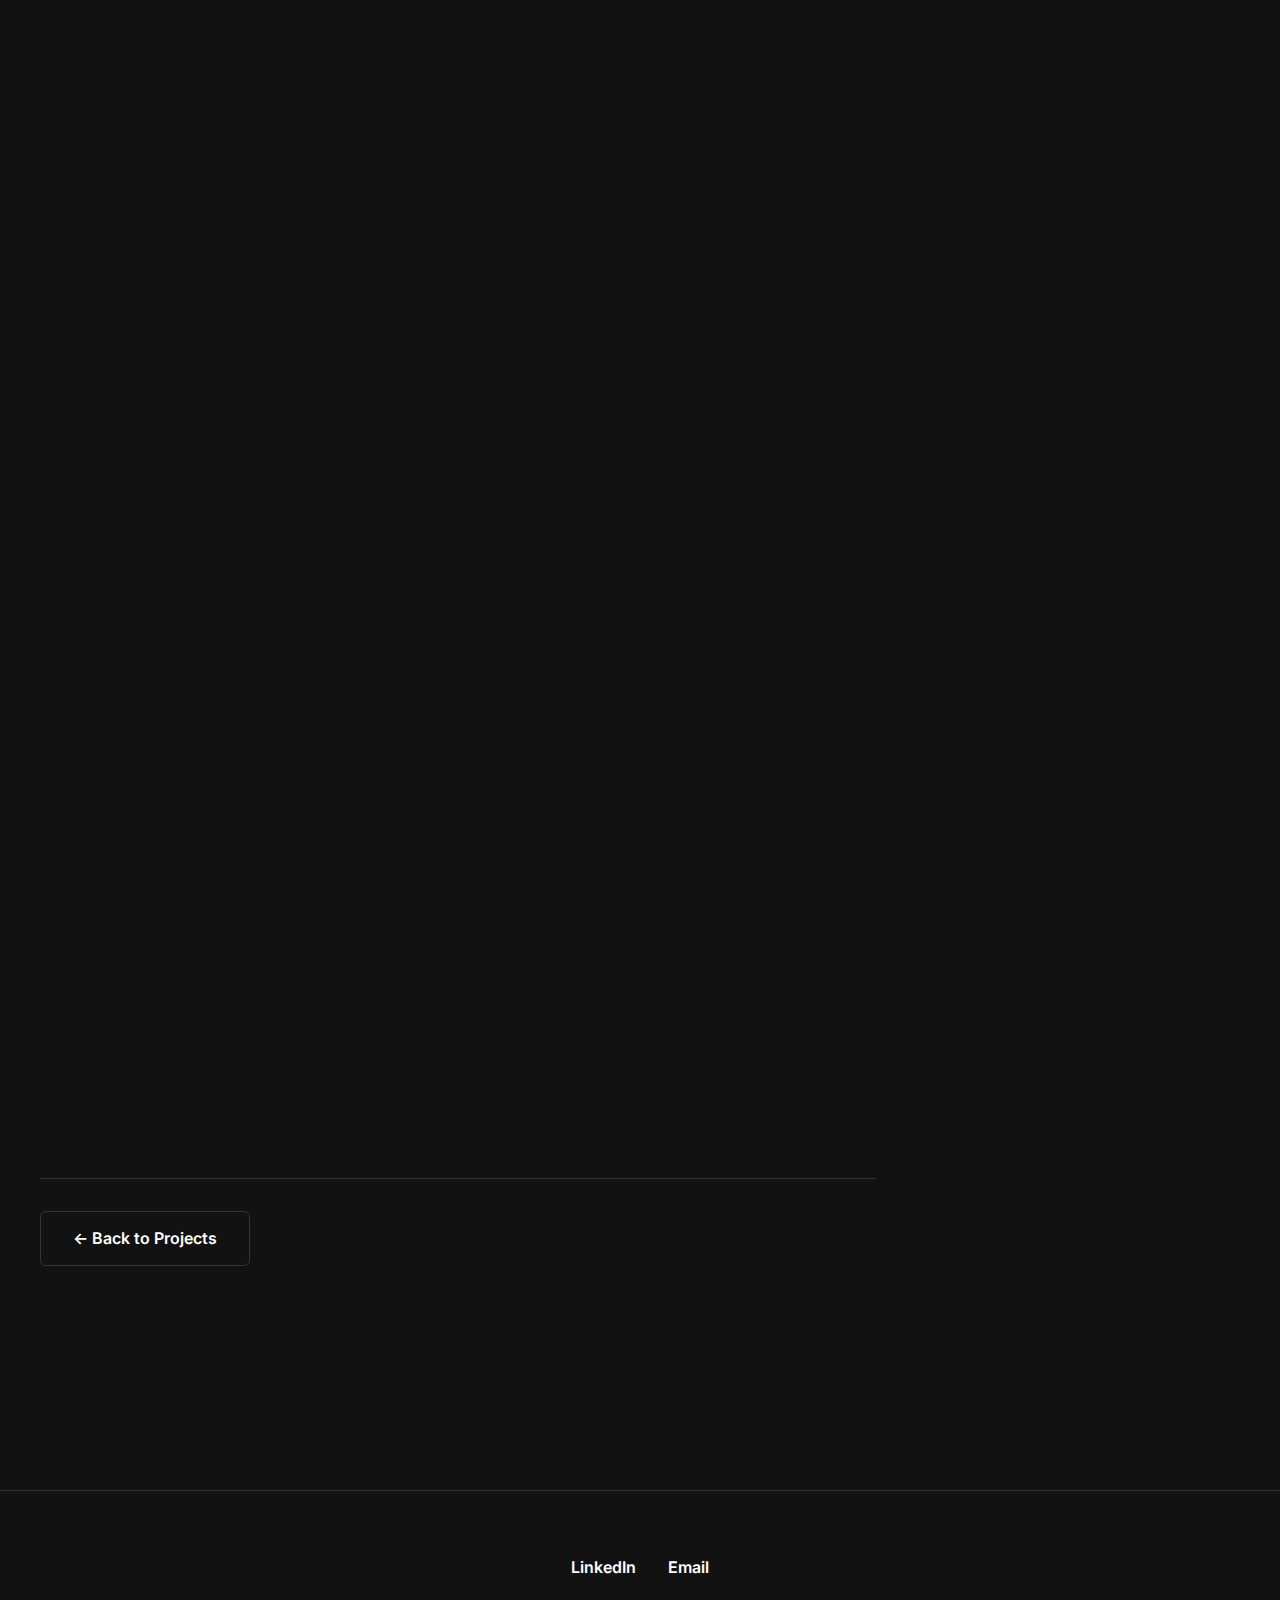
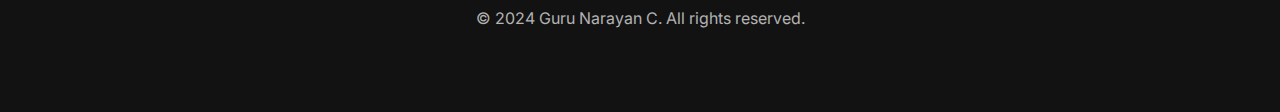
<file: projects/project-1.html>
<!DOCTYPE html>
<html lang="en">

<head>
    <meta charset="UTF-8">
    <meta name="viewport" content="width=device-width, initial-scale=1.0">
    <title>BookMyShow Event Discovery | Product Case Study</title>
    <meta name="description"
        content="Case study: How we improved user engagement by redesigning the analytics dashboard.">
    <link rel="stylesheet" href="../assets/css/style.css">
    <link rel="preconnect" href="https://fonts.googleapis.com">
    <link rel="preconnect" href="https://fonts.gstatic.com" crossorigin>
    <link href="https://fonts.googleapis.com/css2?family=Inter:wght@400;500;600;700&display=swap" rel="stylesheet">
</head>

<body>

    <!-- Navigation -->
    <nav class="navbar">
        <div class="container navbar-container">
            <a href="../index.html#home" class="logo">Guru.</a>
            <button class="nav-toggle" id="nav-toggle" aria-label="Toggle navigation">
                <span></span>
                <span></span>
                <span></span>
            </button>
            <ul class="nav-menu" id="nav-menu">
                <li><a href="../index.html#home" class="nav-link">Home</a></li>
                <li><a href="../index.html#about" class="nav-link">About</a></li>
                <li><a href="../index.html#projects" class="nav-link active">Projects</a></li>
                <li><a href="../index.html#contact" class="nav-link">Contact</a></li>
            </ul>
        </div>
    </nav>

    <!-- Project Header -->
    <section class="section">
        <div class="container project-header" data-aos>
            <div class="project-tags" style="justify-content: center; margin-bottom: 1.5rem;">
                <span class="tag">Consumer</span>
                <span class="tag">Discovery</span>
                <span class="tag">UX Strategy</span>
            </div>
            <h1 class="case-study-hero-headline">“Users are not struggling to find events — they are struggling to
                decide what is worth attending.”</h1>
            <p class="case-study-hero-subtext">Product case study on discovery & decision-making at BookMyShow</p>
        </div>
    </section>

    <!-- Case Study Content -->
    <section class="section">
        <div class="case-study-container">
            <!-- Main Content Column -->
            <div class="case-study-main">

                <!-- Context Snapshot -->
                <div class="cs-section" data-aos>
                    <h3 class="cs-section-title">Context Snapshot</h3>
                    <div class="grid-2">
                        <div class="cs-card">
                            <h4>Platform Context</h4>
                            <p>BookMyShow is the market leader for movies and live events in India, managing millions of
                                monthly active users.</p>
                        </div>
                        <div class="cs-card">
                            <h4>User Behavior</h4>
                            <p>While movies are routine, events are high-intent journeys requiring significantly more
                                confidence before booking.</p>
                        </div>
                        <div class="cs-card">
                            <h4>Business Impact</h4>
                            <p>Event discovery represents a high-margin growth lever, but relies on moving users from
                                browsing to booking faster.</p>
                        </div>
                        <div class="cs-card">
                            <h4>Core Tension</h4>
                            <p>Too much choice without enough guidance leads to decision paralysis rather than
                                discovery.</p>
                        </div>
                    </div>
                </div>

                <!-- Problem Breakdown -->
                <div class="cs-section" data-aos>
                    <h3 class="cs-section-title">Problem Breakdown</h3>
                    <div class="grid-2">
                        <div class="cs-card problem-card pain-points">
                            <h4>User Pain Points</h4>
                            <ul>
                                <li style="font-size: 0.9rem; color: var(--color-text-muted); margin-bottom: 0.5rem;">
                                    <strong>Overwhelm:</strong> Cluttered listings make it hard to focus.
                                </li>
                                <li style="font-size: 0.9rem; color: var(--color-text-muted); margin-bottom: 0.5rem;">
                                    <strong>Low Relevance:</strong> Content feels generic, not tailored.
                                </li>
                                <li style="font-size: 0.9rem; color: var(--color-text-muted); margin-bottom: 0.5rem;">
                                    <strong>Decision Fatigue:</strong> High effort required to evaluate options.
                                </li>
                            </ul>
                        </div>
                        <div class="cs-card problem-card business-impact">
                            <h4>Business Impact</h4>
                            <ul>
                                <li style="font-size: 0.9rem; color: var(--color-text-muted); margin-bottom: 0.5rem;">
                                    <strong>High Drop-offs:</strong> Users exit before finding value.
                                </li>
                                <li style="font-size: 0.9rem; color: var(--color-text-muted); margin-bottom: 0.5rem;">
                                    <strong>Time-to-Decision:</strong> Excessive browsing cycles.
                                </li>
                                <li style="font-size: 0.9rem; color: var(--color-text-muted); margin-bottom: 0.5rem;">
                                    <strong>Conversion Leakage:</strong> Low confidence in non-movie segments.
                                </li>
                            </ul>
                        </div>
                    </div>
                </div>

                <!-- Discovery & Research -->
                <div class="cs-section" data-aos>
                    <h3 class="cs-section-title">Discovery & Research</h3>
                    <div class="grid-3">
                        <div class="cs-card">
                            <h4>Product Walkthrough</h4>
                            <p>End-to-end analysis of existing flows to identify decision-heavy moments.</p>
                        </div>
                        <div class="cs-card">
                            <h4>User Conversations</h4>
                            <p>Surveys and qualitative interviews to understand the 'Why' behind drops.</p>
                        </div>
                        <div class="cs-card">
                            <h4>Flow Analysis</h4>
                            <p>Deep dive into entry-point performance and friction points across the journey.</p>
                        </div>
                    </div>
                </div>

                <!-- Key Insights -->
                <div class="cs-section" data-aos>
                    <h3 class="cs-section-title">Key Insights</h3>
                    <div class="grid-2">
                        <div class="cs-card">
                            <h4>Cluttered Discovery</h4>
                            <p>Cognitive overload prevents users from noticing relevant events.</p>
                        </div>
                        <div class="cs-card">
                            <h4>Weak Personalization</h4>
                            <p>Preferences aren't utilized early enough in the discovery cycle.</p>
                        </div>
                        <div class="cs-card">
                            <h4>Filters as Fallback</h4>
                            <p>Users only use filters when discovery fails, not as a primary tool.</p>
                        </div>
                        <div class="cs-card">
                            <h4>Early Fatigue</h4>
                            <p>Decision fatigue set in within the first few seconds of browsing.</p>
                        </div>
                    </div>
                    <div class="reframed-callout">
                        <h3>Reframed Problem</h3>
                        <p>“Users are not struggling to find events — they are struggling to decide what is worth
                            attending.”</p>
                    </div>
                </div>

                <!-- Product Direction -->
                <div class="cs-section" data-aos>
                    <h3 class="cs-section-title">Product Direction</h3>
                    <div class="comparison-container">
                        <div class="comparison-box">
                            <h4>Before</h4>
                            <p style="color: var(--color-text-muted); margin-bottom: 0;">Generic Listing & High Noise
                            </p>
                        </div>
                        <div class="comparison-arrow">→</div>
                        <div class="comparison-box">
                            <h4>After</h4>
                            <p style="color: var(--color-accent); font-weight: 600; margin-bottom: 0;">Personalized &
                                Decluttered discovery</p>
                        </div>
                    </div>
                </div>

                <!-- Solution Overview -->
                <div class="cs-section" data-aos>
                    <h3 class="cs-section-title">Solution Overview</h3>
                    <div class="grid-3">
                        <div class="cs-card">
                            <h4>Curated Entry Points</h4>
                            <p>Intent-based sections (Time, Location, Interests).</p>
                            <div class="wireframe-placeholder">Wireframe 1</div>
                        </div>
                        <div class="cs-card">
                            <h4>Soft Personalization</h4>
                            <p>Assistive suggestions based on past behavior.</p>
                            <div class="wireframe-placeholder">Wireframe 2</div>
                        </div>
                        <div class="cs-card">
                            <h4>Progressive Disclosure</h4>
                            <p>Fewer, higher-quality options shown upfront.</p>
                            <div class="wireframe-placeholder">Wireframe 3</div>
                        </div>
                    </div>
                </div>

                <!-- Success Metrics -->
                <div class="cs-section" data-aos>
                    <h3 class="cs-section-title">Success Metrics</h3>
                    <div class="metrics-list">
                        <div class="metric-row">
                            <div class="metric-info">
                                <h4>Booking Conversion</h4>
                                <p>Discovery-to-booking path efficiency</p>
                            </div>
                            <div class="metric-stat">
                                <span class="stat-trend trend-up">↑ Higher</span>
                            </div>
                        </div>
                        <div class="metric-row">
                            <div class="metric-info">
                                <h4>Time-to-Decision</h4>
                                <p>Average browse time before significant action</p>
                            </div>
                            <div class="metric-stat">
                                <span class="stat-trend trend-down">↓ Lower</span>
                            </div>
                        </div>
                        <div class="metric-row">
                            <div class="metric-info">
                                <h4>Non-Movie Engagement</h4>
                                <p>Interactions with event & concert categories</p>
                            </div>
                            <div class="metric-stat">
                                <span class="stat-trend trend-up">↑ Higher</span>
                            </div>
                        </div>
                        <div class="metric-row">
                            <div class="metric-info">
                                <h4>Personalization ROI</h4>
                                <p>Repeat usage of curated entry points</p>
                            </div>
                            <div class="metric-stat">
                                <span class="stat-trend trend-up">↑ Higher</span>
                            </div>
                        </div>
                    </div>
                    <div class="cs-card" style="margin-top: 1.5rem; background: rgba(255,255,255,0.02);">
                        <p style="font-size: 0.9rem;"><strong>Risks & Fallbacks:</strong> Managed over-personalization
                            via periodic discovery "refreshers" and implemented cold-start fallbacks for first-time
                            event browsers.</p>
                    </div>
                </div>

                <!-- Outcome & Learnings -->
                <div class="cs-section" data-aos>
                    <h3 class="cs-section-title">Outcome & Learnings</h3>
                    <div class="cs-card">
                        <ul style="margin: 0; padding-left: 1.5rem;">
                            <li style="color: var(--color-text-muted); margin-bottom: 0.75rem;"><strong>Structural >
                                    Visual:</strong> Discovery challenges are often about information architecture, not
                                just UI.</li>
                            <li style="color: var(--color-text-muted); margin-bottom: 0.75rem;"><strong>Reduce
                                    Choice:</strong> Less is more when trying to build decision confidence.</li>
                            <li style="color: var(--color-text-muted);"><strong>Assistive Personalization:</strong>
                                Suggested content should feel helpful, never prescriptive.</li>
                        </ul>
                    </div>
                </div>

                <div style="margin-top: 2rem; padding-top: 2rem; border-top: 1px solid var(--color-border);">
                    <a href="../index.html#projects" class="btn btn-secondary">&larr; Back to Projects</a>
                </div>

            </div>

            <!-- Sidebar -->
            <aside class="case-study-sidebar">
                <div class="sidebar-box">
                    <h3>My Role & Scope</h3>
                    <ul class="sidebar-list">
                        <li>End-to-end Ownership</li>
                        <li>User Research & Synthesis</li>
                        <li>Problem Prioritization</li>
                        <li>Solution Strategy</li>
                        <li>Wireframes & IA</li>
                        <li>Success Metrics Definition</li>
                    </ul>
                </div>
            </aside>
        </div>
    </section>


    <!-- Footer -->
    <footer class="footer">
        <div class="container">
            <div class="social-links">
                <a href="https://www.linkedin.com/in/guru-narayan-c/" target="_blank">LinkedIn</a>
                <a href="mailto:gurunarayanc100@gmail.com">Email</a>
            </div>
            <p>&copy; 2024 Guru Narayan C. All rights reserved.</p>
        </div>
    </footer>

    <script src="../assets/js/main.js"></script>
</body>

</html>
</file>
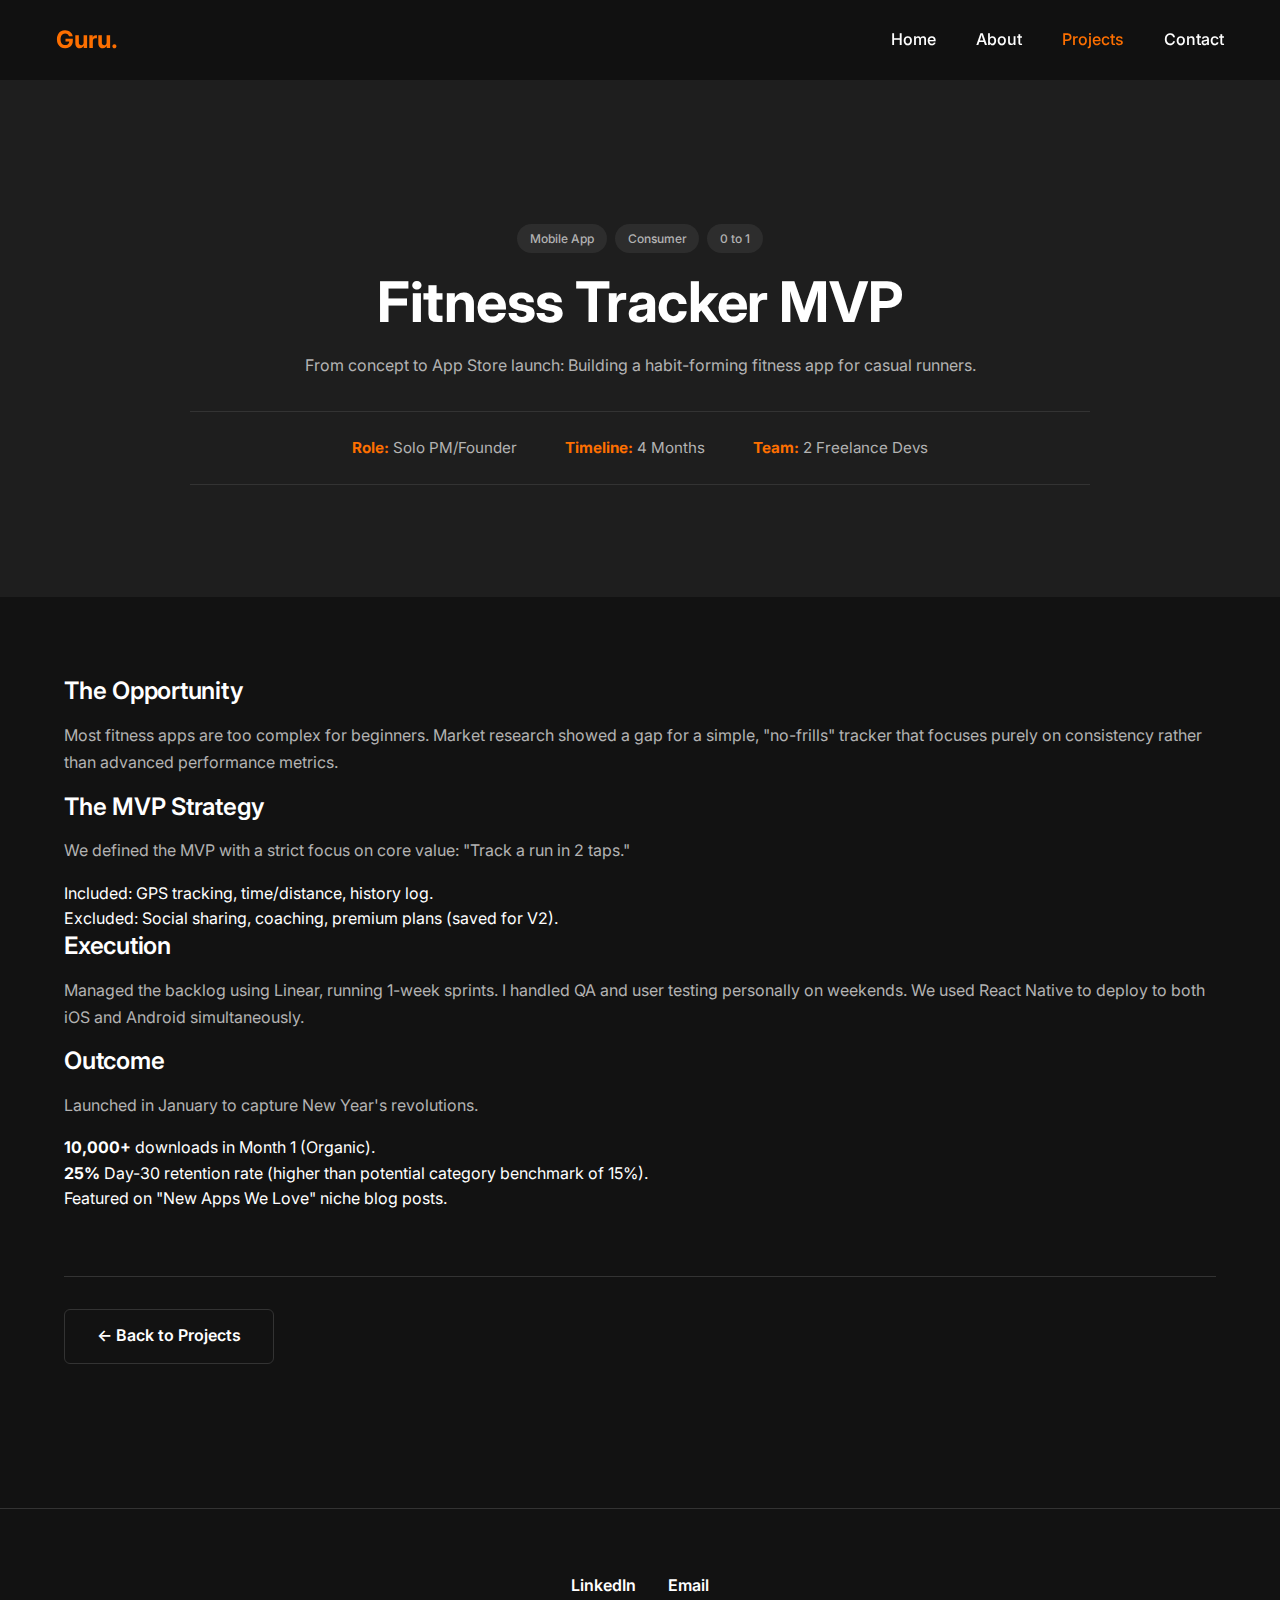
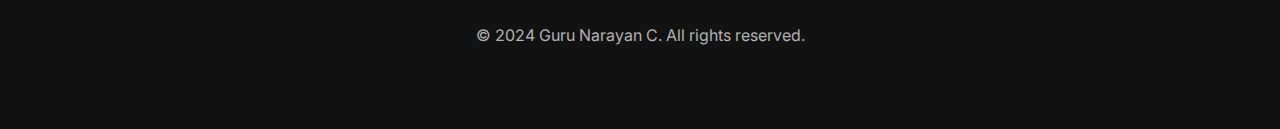
<file: projects/project-2.html>
<!DOCTYPE html>
<html lang="en">

<head>
    <meta charset="UTF-8">
    <meta name="viewport" content="width=device-width, initial-scale=1.0">
    <title>Fitness Tracker MVP | Product Case Study</title>
    <meta name="description" content="Case study: Launching a 0-1 mobile app for fitness tracking.">
    <link rel="stylesheet" href="../assets/css/style.css">
    <link rel="preconnect" href="https://fonts.googleapis.com">
    <link rel="preconnect" href="https://fonts.gstatic.com" crossorigin>
    <link href="https://fonts.googleapis.com/css2?family=Inter:wght@400;500;600;700&display=swap" rel="stylesheet">
</head>

<body>

    <!-- Navigation -->
    <nav class="navbar">
        <div class="container navbar-container">
            <a href="../index.html#home" class="logo">Guru.</a>
            <button class="nav-toggle" id="nav-toggle" aria-label="Toggle navigation">
                <span></span>
                <span></span>
                <span></span>
            </button>
            <ul class="nav-menu" id="nav-menu">
                <li><a href="../index.html#home" class="nav-link">Home</a></li>
                <li><a href="../index.html#about" class="nav-link">About</a></li>
                <li><a href="../index.html#projects" class="nav-link active">Projects</a></li>
                <li><a href="../index.html#contact" class="nav-link">Contact</a></li>
            </ul>
        </div>
    </nav>

    <!-- Project Header -->
    <section class="section bg-alt">
        <div class="container project-header">
            <div class="project-tags" style="justify-content: center; margin-bottom: 1rem;">
                <span class="tag">Mobile App</span>
                <span class="tag">Consumer</span>
                <span class="tag">0 to 1</span>
            </div>
            <h1>Fitness Tracker MVP</h1>
            <p>From concept to App Store launch: Building a habit-forming fitness app for casual runners.</p>

            <div class="project-meta">
                <span><strong>Role:</strong> Solo PM/Founder</span>
                <span><strong>Timeline:</strong> 4 Months</span>
                <span><strong>Team:</strong> 2 Freelance Devs</span>
            </div>
        </div>
    </section>

    <!-- Case Study Content -->
    <section class="section">
        <div class="container project-content">

            <div class="content-block">
                <h3>The Opportunity</h3>
                <p>Most fitness apps are too complex for beginners. Market research showed a gap for a simple,
                    "no-frills" tracker that focuses purely on consistency rather than advanced performance metrics.</p>
            </div>

            <div class="content-block">
                <h3>The MVP Strategy</h3>
                <p>We defined the MVP with a strict focus on core value: "Track a run in 2 taps."</p>
                <ul>
                    <li>Included: GPS tracking, time/distance, history log.</li>
                    <li>Excluded: Social sharing, coaching, premium plans (saved for V2).</li>
                </ul>
            </div>

            <div class="content-block">
                <h3>Execution</h3>
                <p>Managed the backlog using Linear, running 1-week sprints. I handled QA and user testing personally on
                    weekends. We used React Native to deploy to both iOS and Android simultaneously.</p>
            </div>

            <div class="content-block">
                <h3>Outcome</h3>
                <p>Launched in January to capture New Year's revolutions.</p>
                <ul>
                    <li><strong>10,000+</strong> downloads in Month 1 (Organic).</li>
                    <li><strong>25%</strong> Day-30 retention rate (higher than potential category benchmark of 15%).
                    </li>
                    <li>Featured on "New Apps We Love" niche blog posts.</li>
                </ul>
            </div>

            <div style="margin-top: 4rem; padding-top: 2rem; border-top: 1px solid var(--color-border);">
                <a href="../index.html#projects" class="btn btn-secondary">&larr; Back to Projects</a>
            </div>

        </div>
    </section>

    <!-- Footer -->
    <footer class="footer">
        <div class="container">
            <div class="social-links">
                <a href="https://www.linkedin.com/in/guru-narayan-c/" target="_blank">LinkedIn</a>
                <a href="mailto:gurunarayanc100@gmail.com">Email</a>
            </div>
            <p>&copy; 2024 Guru Narayan C. All rights reserved.</p>
        </div>
    </footer>

    <script src="../assets/js/main.js"></script>
</body>

</html>
</file>
<file: assets/css/style.css>
/* 
 * Product Manager Portfolio - Dark Mode Theme
 * Design: Deep Dark, Orange Accents, Clean
 */

/* 1. Variables & Design System */
:root {
    /* Colors - Dark Mode + Orange Palette */
    --color-bg: #121212;
    /* Deep Dark Background */
    --color-bg-card: #1E1E1E;
    /* Lighter Black for Cards/Sections */
    --color-bg-alt: #1E1E1E;
    /* Alternate background */

    --color-text-main: #FFFFFF;
    /* White for primary text */
    --color-text-muted: #B3B3B3;
    /* Light Grey for secondary text */

    --color-border: #333333;
    /* Dark Border */

    /* Vibrant Orange Accent */
    --color-accent: #FD6F00;
    /* Vibrant Orange */
    --color-accent-hover: #E56400;
    /* Darker Orange for Hover */
    --color-accent-light: rgba(253, 111, 0, 0.15);
    /* Orange Tint */

    /* Typography */
    --font-sans: 'Inter', -apple-system, BlinkMacSystemFont, "Segoe UI", Roboto, Helvetica, Arial, sans-serif;

    /* Spacing & Sizing */
    --spacing-xs: 0.5rem;
    /* 8px */
    --spacing-sm: 1rem;
    /* 16px */
    --spacing-md: 2rem;
    /* 32px */
    --spacing-lg: 5rem;
    /* 80px */
    --spacing-xl: 10rem;
    /* 160px */

    /* Layout */
    --container-width: 1200px;
    --header-height: 80px;
    --border-radius: 12px;
    --border-radius-pill: 6px;
    /* Smaller radius typical of the screenshot style */

    /* Shadows */
    --shadow-soft: 0 10px 30px rgba(0, 0, 0, 0.3);
    /* Darker shadows for dark mode */
    --shadow-hover: 0 20px 50px rgba(0, 0, 0, 0.5);

    /* Transitions */
    --transition-fast: 0.2s ease;
    --transition-smooth: 0.3s cubic-bezier(0.2, 0.8, 0.2, 1);
}

/* 2. Reset & Base Styles */
* {
    margin: 0;
    padding: 0;
    box-sizing: border-box;
}

html {
    scroll-behavior: smooth;
    font-size: 16px;
}

body {
    font-family: var(--font-sans);
    color: var(--color-text-main);
    line-height: 1.6;
    background-color: var(--color-bg);
    -webkit-font-smoothing: antialiased;
    -moz-osx-font-smoothing: grayscale;
}

a {
    text-decoration: none;
    color: inherit;
    transition: color var(--transition-fast);
}

ul {
    list-style: none;
}

img {
    max-width: 100%;
    display: block;
}

/* 3. Typography Refinement */
h1,
h2,
h3,
h4,
h5,
h6 {
    line-height: 1.2;
    font-weight: 700;
    color: var(--color-text-main);
    margin-bottom: var(--spacing-sm);
    letter-spacing: -0.01em;
}

h1 {
    font-size: 3.5rem;
    font-weight: 700;
}

h2 {
    font-size: 2.25rem;
    font-weight: 600;
}

h3 {
    font-size: 1.5rem;
    font-weight: 600;
}

p {
    margin-bottom: var(--spacing-sm);
    color: var(--color-text-muted);
    font-size: 1rem;
    line-height: 1.7;
}

.text-small {
    font-size: 0.875rem;
}

.text-uppercase {
    text-transform: uppercase;
    letter-spacing: 0.05em;
    font-size: 0.875rem;
    font-weight: 600;
    color: var(--color-accent);
    /* Orange highlight for small labels */
}

/* 4. Utilities */
.container {
    width: 90%;
    max-width: var(--container-width);
    margin: 0 auto;
}

.section {
    padding: var(--spacing-lg) 0;
}

.bg-alt {
    background-color: var(--color-bg-card);
    /* Slightly lighter dark */
}

/* 5. Buttons - Orange Accent */
.btn {
    display: inline-flex;
    align-items: center;
    justify-content: center;
    padding: 0.85rem 2rem;
    border-radius: var(--border-radius-pill);
    font-weight: 600;
    font-size: 1rem;
    transition: all var(--transition-smooth);
    cursor: pointer;
    border: 1px solid transparent;
    gap: 0.5rem;
}

.btn-primary {
    background-color: var(--color-accent);
    /* Orange */
    color: #FFFFFF;
}

.btn-primary:hover {
    background-color: var(--color-accent-hover);
    transform: translateY(-2px);
    box-shadow: 0 4px 15px rgba(253, 111, 0, 0.3);
    /* Orange glow */
}

.btn-secondary {
    background-color: transparent;
    color: var(--color-text-main);
    border-color: var(--color-border);
}

.btn-secondary:hover {
    border-color: var(--color-text-main);
    background-color: rgba(255, 255, 255, 0.05);
}

/* 6. Navigation - Transparent Dark */
.navbar {
    position: sticky;
    top: 0;
    background: rgba(18, 18, 18, 0.95);
    /* Deep dark background */
    backdrop-filter: blur(10px);
    z-index: 1000;
    height: var(--header-height);
    display: flex;
    align-items: center;
}

.navbar-container {
    display: flex;
    justify-content: space-between;
    align-items: center;
    width: 100%;
    /* Add container padding via .container class usage */
    padding: 0 var(--spacing-sm);
}

.logo {
    font-weight: 700;
    font-size: 1.5rem;
    color: var(--color-accent);
    /* Orange Logo */
}

.nav-menu {
    display: flex;
    gap: 2.5rem;
}

.nav-link {
    font-size: 1rem;
    color: var(--color-text-main);
    font-weight: 500;
    transition: color 0.2s;
}

.nav-link:hover,
.nav-link.active {
    color: var(--color-accent);
    /* Orange active state */
}

/* Mobile Nav Toggle */
.nav-toggle {
    display: none;
    flex-direction: column;
    justify-content: space-between;
    width: 24px;
    height: 18px;
    background: none;
    border: none;
    cursor: pointer;
    padding: 0;
    z-index: 1001;
}

.nav-toggle span {
    display: block;
    width: 100%;
    height: 2px;
    background-color: var(--color-text-main);
    transition: var(--transition-fast);
}

/* 7. Hero Section */
.hero {
    min-height: 85vh;
    display: flex;
    align-items: center;
    position: relative;
    overflow: hidden;
}

/* Background blob effect (optional, subtle orange glow) */
.hero::before {
    content: '';
    position: absolute;
    top: -10%;
    right: -5%;
    width: 500px;
    height: 500px;
    background: radial-gradient(circle, rgba(253, 111, 0, 0.08) 0%, transparent 70%);
    border-radius: 50%;
    z-index: -1;
    pointer-events: none;
}

.hero-layout {
    display: grid;
    grid-template-columns: 1.2fr 1fr;
    gap: var(--spacing-lg);
    align-items: center;
}

.hero-content {
    max-width: 600px;
}

.hero-eyebrow {
    color: var(--color-text-muted);
    margin-bottom: 0.5rem;
    font-weight: 500;
    font-size: 1.1rem;
}

/* The Role Title - Big Orange Text as per screenshots */
.hero-role {
    font-size: 3rem;
    /* Very Large */
    line-height: 1.1;
    color: var(--color-accent);
    /* Orange */
    font-weight: 700;
    margin-bottom: 1.5rem;
    display: block;
    /* Ensure it takes its own line */
}

.hero-actions {
    display: flex;
    gap: 1rem;
    margin-top: 2.5rem;
}

.hero-image-wrapper {
    position: relative;
    display: flex;
    justify-content: center;
    /* Optional: Create the dark circle background behind image seen in screenshot */
}

.hero-image-wrapper::after {
    content: '';
    position: absolute;
    width: 400px;
    height: 400px;
    background: #1E1E1E;
    /* Dark Card color circle */
    border-radius: 50%;
    z-index: -1;
    top: 50%;
    left: 50%;
    transform: translate(-50%, -50%);
}

.hero-img {
    width: 350px;
    /* Adjust as needed */
    height: auto;
    object-fit: cover;
    border-radius: 0;
    /* Removing border radius if using a cutout, or set to 50% for circle */
    /* If user photo is a square, use circle */
    border-radius: 50%;
    filter: grayscale(100%);
    /* B&W photo style */
    transition: filter 0.3s;
}

.hero-img:hover {
    filter: grayscale(0%);
}


/* 8. Projects Grid (Dark Cards) */
.projects-grid {
    display: grid;
    grid-template-columns: repeat(auto-fill, minmax(350px, 1fr));
    gap: 2rem;
    margin-top: 3rem;
}

.project-card {
    background: var(--color-bg-card);
    /* Dark Grey */
    border-radius: var(--border-radius);
    overflow: hidden;
    display: flex;
    flex-direction: column;
    height: 100%;
    transition: all var(--transition-smooth);
    border: 1px solid var(--color-border);
}

.project-card:hover {
    transform: translateY(-8px);
    /* Orange glow on hover */
    border-color: rgba(253, 111, 0, 0.3);
    box-shadow: 0 10px 40px rgba(0, 0, 0, 0.4);
}

.project-image {
    width: 100%;
    height: 240px;
    overflow: hidden;
    border-bottom: 1px solid var(--color-border);
}

.project-image img {
    width: 100%;
    height: 100%;
    object-fit: cover;
    transition: transform var(--transition-smooth);
}

.project-card:hover .project-image img {
    transform: scale(1.05);
}

.project-card-content {
    padding: 2.5rem;
    display: flex;
    flex-direction: column;
    flex-grow: 1;
}

.project-tags {
    margin-bottom: 1.5rem;
    display: flex;
    gap: 0.5rem;
    flex-wrap: wrap;
}

.tag {
    font-size: 0.75rem;
    padding: 0.3rem 0.8rem;
    background-color: #2D2D2D;
    /* Lighter than card */
    border-radius: 100px;
    color: var(--color-text-muted);
    font-weight: 500;
}

.project-title {
    font-size: 1.5rem;
    margin-bottom: 0.75rem;
    color: var(--color-accent);
    /* Orange Title for projects? Or White? Let's go White with Orange hover often, but keeping simple White for now, maybe Orange on hover via CSS */
    color: var(--color-text-main);
}

.project-card:hover .project-title {
    color: var(--color-accent);
}


.project-desc {
    font-size: 1rem;
    color: var(--color-text-muted);
    margin-bottom: 2rem;
    flex-grow: 1;
}

.project-link {
    font-weight: 600;
    font-size: 0.95rem;
    display: flex;
    align-items: center;
    gap: 0.5rem;
    color: var(--color-text-main);
}

.project-link svg {
    stroke: var(--color-accent);
    /* Orange Arrow */
}

/* 9. Case Study & Internal Pages */
.project-header {
    text-align: center;
    max-width: 900px;
    margin: 4rem auto 2rem;
}

.case-study-hero-headline {
    font-size: 3.5rem;
    line-height: 1.2;
    margin-bottom: 1.5rem;
    color: var(--color-text-main);
}

.case-study-hero-subtext {
    font-size: 1.25rem;
    color: var(--color-text-muted);
    font-weight: 500;
}

.project-meta {
    display: flex;
    justify-content: center;
    gap: 3rem;
    margin-top: 2rem;
    color: var(--color-text-muted);
    font-size: 0.95rem;
    padding: 1.5rem 0;
    border-top: 1px solid var(--color-border);
    border-bottom: 1px solid var(--color-border);
}

.project-meta strong {
    color: var(--color-accent);
    /* Orange labels */
}

/* Case Study Grid Layouts */
.case-study-container {
    display: grid;
    grid-template-columns: 1fr 300px;
    gap: 4rem;
    max-width: var(--container-width);
    margin: 0 auto;
    padding-bottom: var(--spacing-lg);
}

.case-study-main {
    min-width: 0;
}

.case-study-sidebar {
    position: sticky;
    top: calc(var(--header-height) + 2rem);
    height: fit-content;
}

/* Section Components */
.cs-section {
    margin-bottom: 5rem;
}

.cs-section-title {
    font-size: 1.75rem;
    margin-bottom: 2rem;
    position: relative;
    display: inline-block;
}

.cs-section-title::after {
    content: '';
    position: absolute;
    bottom: -8px;
    left: 0;
    width: 40px;
    height: 3px;
    background: var(--color-accent);
}

/* Snapshots & Cards */
.grid-3 {
    display: grid;
    grid-template-columns: repeat(3, 1fr);
    gap: 1.5rem;
}

.grid-2 {
    display: grid;
    grid-template-columns: repeat(2, 1fr);
    gap: 2rem;
}

.grid-4 {
    display: grid;
    grid-template-columns: repeat(4, 1fr);
    gap: 1rem;
}

.cs-card {
    background: var(--color-bg-alt);
    padding: 1.5rem;
    border-radius: var(--border-radius);
    border: 1px solid var(--color-border);
    transition: var(--transition-smooth);
}

.cs-card:hover {
    border-color: var(--color-accent);
}

.cs-card h4 {
    color: var(--color-accent);
    margin-bottom: 0.75rem;
    font-size: 1.1rem;
}

.cs-card p {
    font-size: 0.9rem;
    margin-bottom: 0;
}

/* Problem Breakdown */
.problem-card {
    padding: 2rem;
}

.problem-card.pain-points {
    background: rgba(253, 111, 0, 0.05);
}

.problem-card.business-impact {
    background: rgba(255, 255, 255, 0.02);
}

/* Reframed Callout */
.reframed-callout {
    background: var(--color-accent);
    color: #fff;
    padding: 2.5rem;
    border-radius: var(--border-radius);
    text-align: center;
    margin: 3rem 0;
}

.reframed-callout h3 {
    color: #fff;
    margin-bottom: 0.5rem;
    font-size: 1.5rem;
}

.reframed-callout p {
    color: rgba(255, 255, 255, 0.9);
    font-size: 1.25rem;
    font-weight: 600;
    margin-bottom: 0;
}

/* Before/After Comparison */
.comparison-container {
    display: grid;
    grid-template-columns: 1fr auto 1fr;
    gap: 3rem;
    background: var(--color-bg-alt);
    padding: 2.5rem;
    border-radius: var(--border-radius);
    align-items: center;
}

.comparison-box {
    text-align: center;
}

.comparison-arrow {
    color: var(--color-accent);
    font-size: 1.5rem;
    font-weight: 700;
}

.comparison-box h4 {
    text-transform: uppercase;
    font-size: 0.8rem;
    letter-spacing: 0.1em;
    margin-bottom: 0.5rem;
}

/* Wireframe Placeholder */
.wireframe-placeholder {
    background: #252525;
    height: 200px;
    border-radius: 8px;
    display: flex;
    align-items: center;
    justify-content: center;
    border: 2px dashed #333;
    color: #555;
    margin-top: 1rem;
}

/* Success Metrics Redesign */
.metrics-list {
    display: flex;
    flex-direction: column;
    gap: 1rem;
}

.metric-row {
    display: flex;
    justify-content: space-between;
    align-items: center;
    background: var(--color-bg-alt);
    padding: 1.5rem 2rem;
    border-radius: var(--border-radius);
    border: 1px solid var(--color-border);
    transition: var(--transition-smooth);
}

.metric-row:hover {
    border-color: var(--color-accent);
    background: rgba(253, 111, 0, 0.02);
}

.metric-info h4 {
    font-size: 1.1rem;
    margin-bottom: 0.25rem;
}

.metric-info p {
    font-size: 0.85rem;
    margin-bottom: 0;
}

.stat-trend {
    font-weight: 700;
    font-size: 1rem;
    padding: 0.5rem 1rem;
    border-radius: 4px;
}

.trend-up {
    color: #4ADE80;
    background: rgba(74, 222, 128, 0.1);
}

.trend-down {
    color: #F87171;
    background: rgba(248, 113, 113, 0.1);
}

/* Metric Tiles (Old, keeping for backward compatibility if needed) */
.metric-tile {
    text-align: center;
    padding: 2rem 1rem;
}

/* Sidebar Styles */
.sidebar-box {
    background: var(--color-bg-alt);
    padding: 2rem;
    border-radius: var(--border-radius);
    border: 1px solid var(--color-border);
}

.sidebar-box h3 {
    font-size: 1.25rem;
    margin-bottom: 1.5rem;
}

.sidebar-list {
    display: flex;
    flex-direction: column;
    gap: 1rem;
}

.sidebar-list li {
    font-size: 0.9rem;
    color: var(--color-text-muted);
    position: relative;
    padding-left: 1.5rem;
}

.sidebar-list li::before {
    content: '→';
    position: absolute;
    left: 0;
    color: var(--color-accent);
}

/* Scroll Animations */
[data-aos] {
    opacity: 0;
    transform: translateY(20px);
    transition: all 0.6s cubic-bezier(0.2, 0.8, 0.2, 1);
}

[data-aos].aos-animate {
    opacity: 1;
    transform: translateY(0);
}

/* 10. About Journey Section */
.about-journey-container {
    display: grid;
    grid-template-columns: 80px 1fr;
    max-width: 900px;
    margin: 0 auto;
    gap: 4rem;
    position: relative;
    padding: 2rem 0;
}

.journey-timeline-wrapper {
    position: relative;
    display: flex;
    flex-direction: column;
    justify-content: space-between;
    align-items: center;
    min-height: 600px;
    /* Ensure enough height for the journey */
    padding: 2rem 0;
}

/* The vertical line */
.journey-timeline-wrapper::after {
    content: '';
    position: absolute;
    top: 0;
    bottom: 0;
    left: 50%;
    transform: translateX(-50%);
    width: 2px;
    background: var(--color-border);
    z-index: 1;
}

.journey-marker {
    width: 24px;
    height: 24px;
    background: var(--color-bg);
    border: 3px solid var(--color-border);
    border-radius: 50%;
    z-index: 2;
    transition: all var(--transition-smooth);
    position: relative;
}

.journey-content-wrapper {
    display: flex;
    flex-direction: column;
    justify-content: space-between;
    padding: 2rem 0;
}

.journey-step {
    transition: all var(--transition-smooth);
    opacity: 0.6;
}

.journey-step h3 {
    font-size: 1.25rem;
    color: var(--color-accent);
    margin-bottom: 0.5rem;
    font-weight: 700;
}

.journey-step p {
    font-size: 1rem;
    color: var(--color-text-muted);
    line-height: 1.7;
    margin-bottom: 0;
}

/* Interactions */
.journey-step:hover {
    opacity: 1;
    transform: translateX(10px);
}

/* Dot highlight on step hover */
.about-journey-container:has(.journey-step[data-step="1"]:hover) .journey-marker[data-step="1"],
.about-journey-container:has(.journey-step[data-step="2"]:hover) .journey-marker[data-step="2"],
.about-journey-container:has(.journey-step[data-step="3"]:hover) .journey-marker[data-step="3"],
.about-journey-container:has(.journey-step[data-step="4"]:hover) .journey-marker[data-step="4"] {
    border-color: var(--color-accent);
    background: var(--color-accent);
    box-shadow: 0 0 15px var(--color-accent-light);
    transform: scale(1.3);
}

/* Emphasis logic when hovering markers */
.about-journey-container:has(.journey-marker:hover) .journey-step {
    opacity: 0.3;
}

.about-journey-container:has(.journey-marker[data-step="1"]:hover) .journey-step[data-step="1"],
.about-journey-container:has(.journey-marker[data-step="2"]:hover) .journey-step[data-step="2"],
.about-journey-container:has(.journey-marker[data-step="3"]:hover) .journey-step[data-step="3"],
.about-journey-container:has(.journey-marker[data-step="4"]:hover) .journey-step[data-step="4"] {
    opacity: 1;
    transform: translateX(10px);
}

.journey-marker:hover {
    border-color: var(--color-accent);
    background: var(--color-accent);
    transform: scale(1.3);
}

/* 11. Footer */
.footer {
    border-top: 1px solid var(--color-border);
    padding: 4rem 0;
    text-align: center;
    color: var(--color-text-muted);
    background-color: var(--color-bg);
    margin-top: 4rem;
}

.social-links {
    display: flex;
    justify-content: center;
    gap: 2rem;
    margin-bottom: 1.5rem;
}

.social-links a {
    font-weight: 600;
    color: var(--color-text-main);
    font-size: 1rem;
}

.social-links a:hover {
    color: var(--color-accent);
}

/* 11. Responsive Media Queries */
@media (max-width: 1100px) {
    .case-study-container {
        grid-template-columns: 1fr;
        gap: 2rem;
    }

    .case-study-sidebar {
        position: static;
        order: 2;
    }
}

@media (max-width: 900px) {
    :root {
        --container-width: 100%;
        --spacing-lg: 4rem;
        --header-height: 70px;
    }

    h1 {
        font-size: 2.5rem;
    }

    h2 {
        font-size: 2rem;
    }

    .case-study-hero-headline {
        font-size: 2.25rem;
    }

    .grid-3,
    .grid-4,
    .grid-2 {
        grid-template-columns: 1fr;
    }

    .comparison-container {
        grid-template-columns: 1fr;
    }

    /* Nav */
    .nav-toggle {
        display: flex;
    }

    .nav-menu {
        position: fixed;
        top: var(--header-height);
        left: 0;
        right: 0;
        bottom: 0;
        background: var(--color-bg);
        /* Dark */
        flex-direction: column;
        padding: 2rem;
        gap: 2rem;
        transform: translateX(100%);
        opacity: 0;
        visibility: hidden;
        transition: all 0.3s ease;
        align-items: center;
        justify-content: center;
        font-size: 1.5rem;
        z-index: 999;
    }

    .nav-menu.active {
        transform: translateX(0);
        opacity: 1;
        visibility: visible;
    }

    /* Hero */
    .hero {
        min-height: auto;
        padding-top: 3rem;
        padding-bottom: 3rem;
    }

    .hero-layout {
        grid-template-columns: 1fr;
        gap: 2rem;
        text-align: center;
    }

    .hero-image-wrapper {
        justify-content: center;
        order: -1;
    }

    .hero-image-wrapper::after {
        width: 300px;
        height: 300px;
    }

    .hero-img {
        width: 250px;
        height: 250px;
    }

    .about-journey-container {
        grid-template-columns: 40px 1fr;
        gap: 2rem;
    }

    .journey-timeline-wrapper {
        min-height: 800px;
    }

    .journey-content-wrapper {
        gap: 3rem;
    }

    .hero-content {
        margin: 0 auto;
    }

    .hero-actions {
        justify-content: center;
    }

    .project-meta {
        flex-direction: column;
        gap: 1rem;
    }
}
</file>
